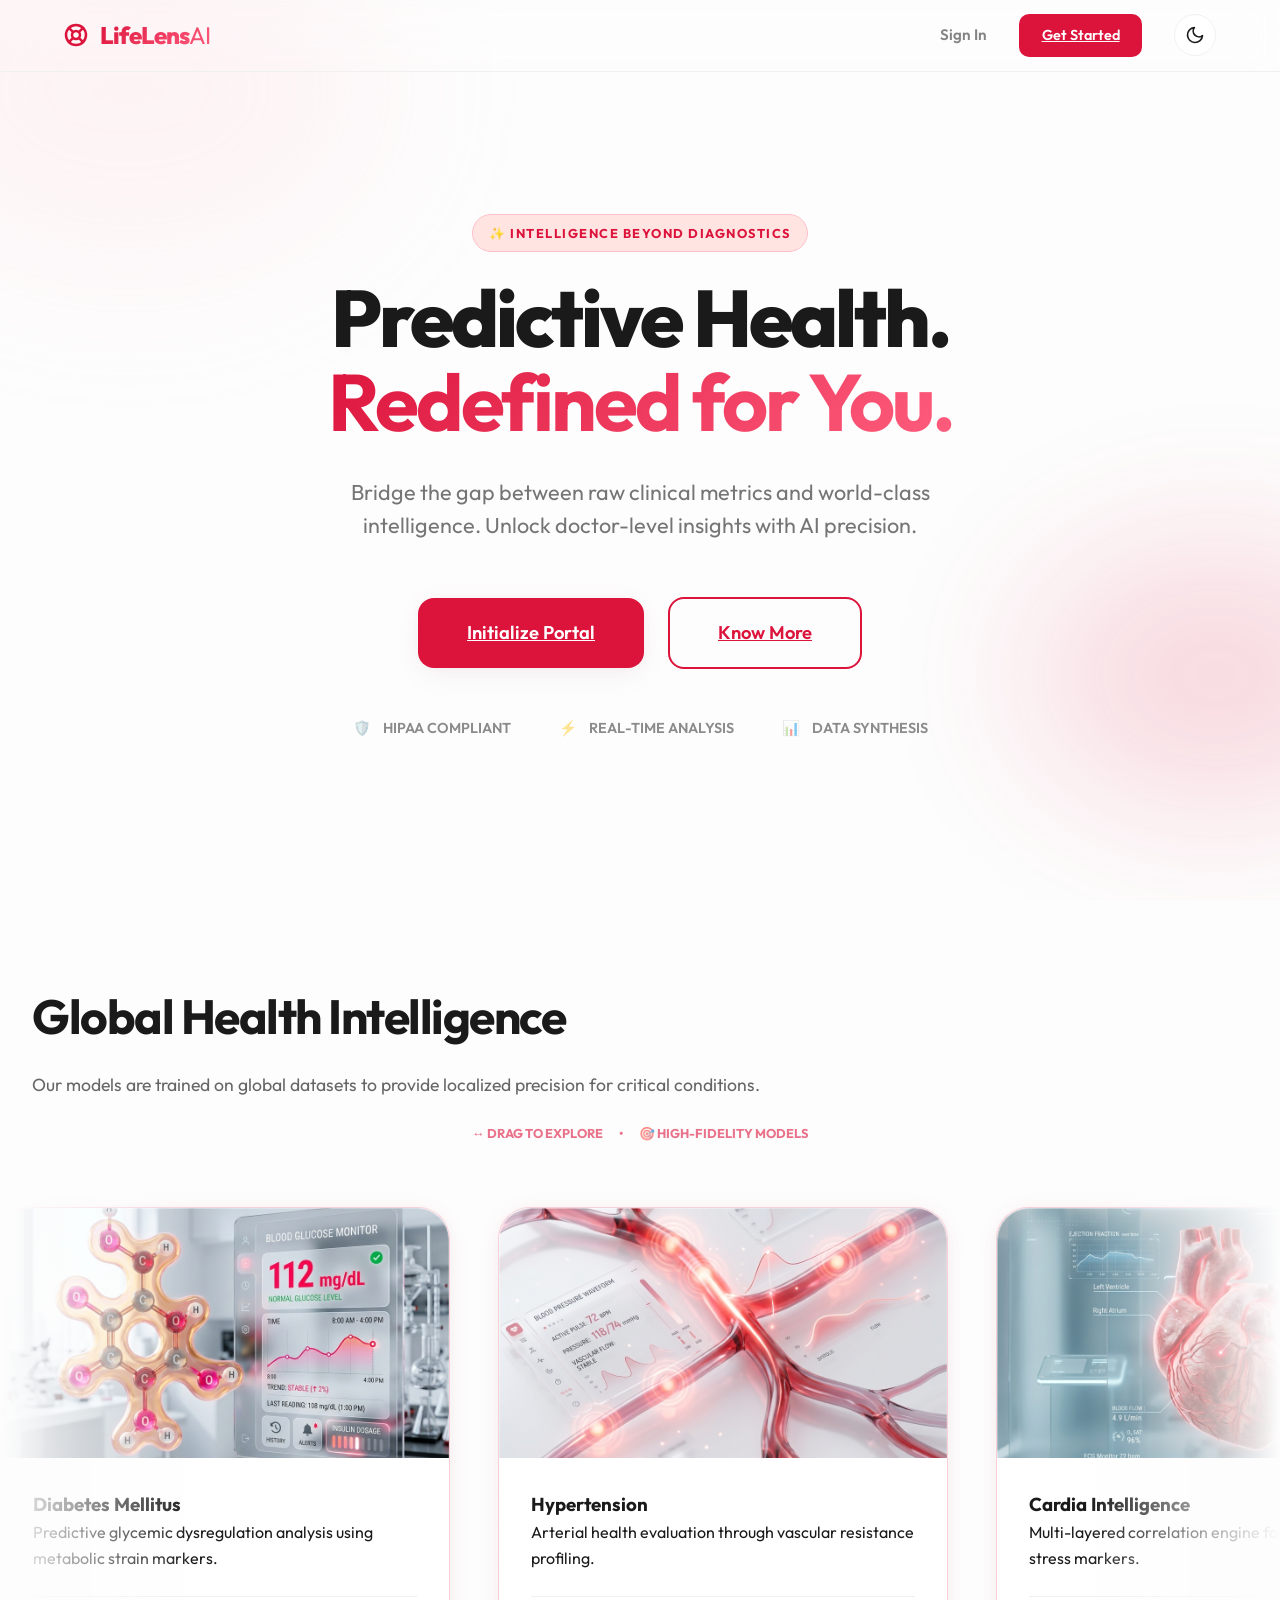
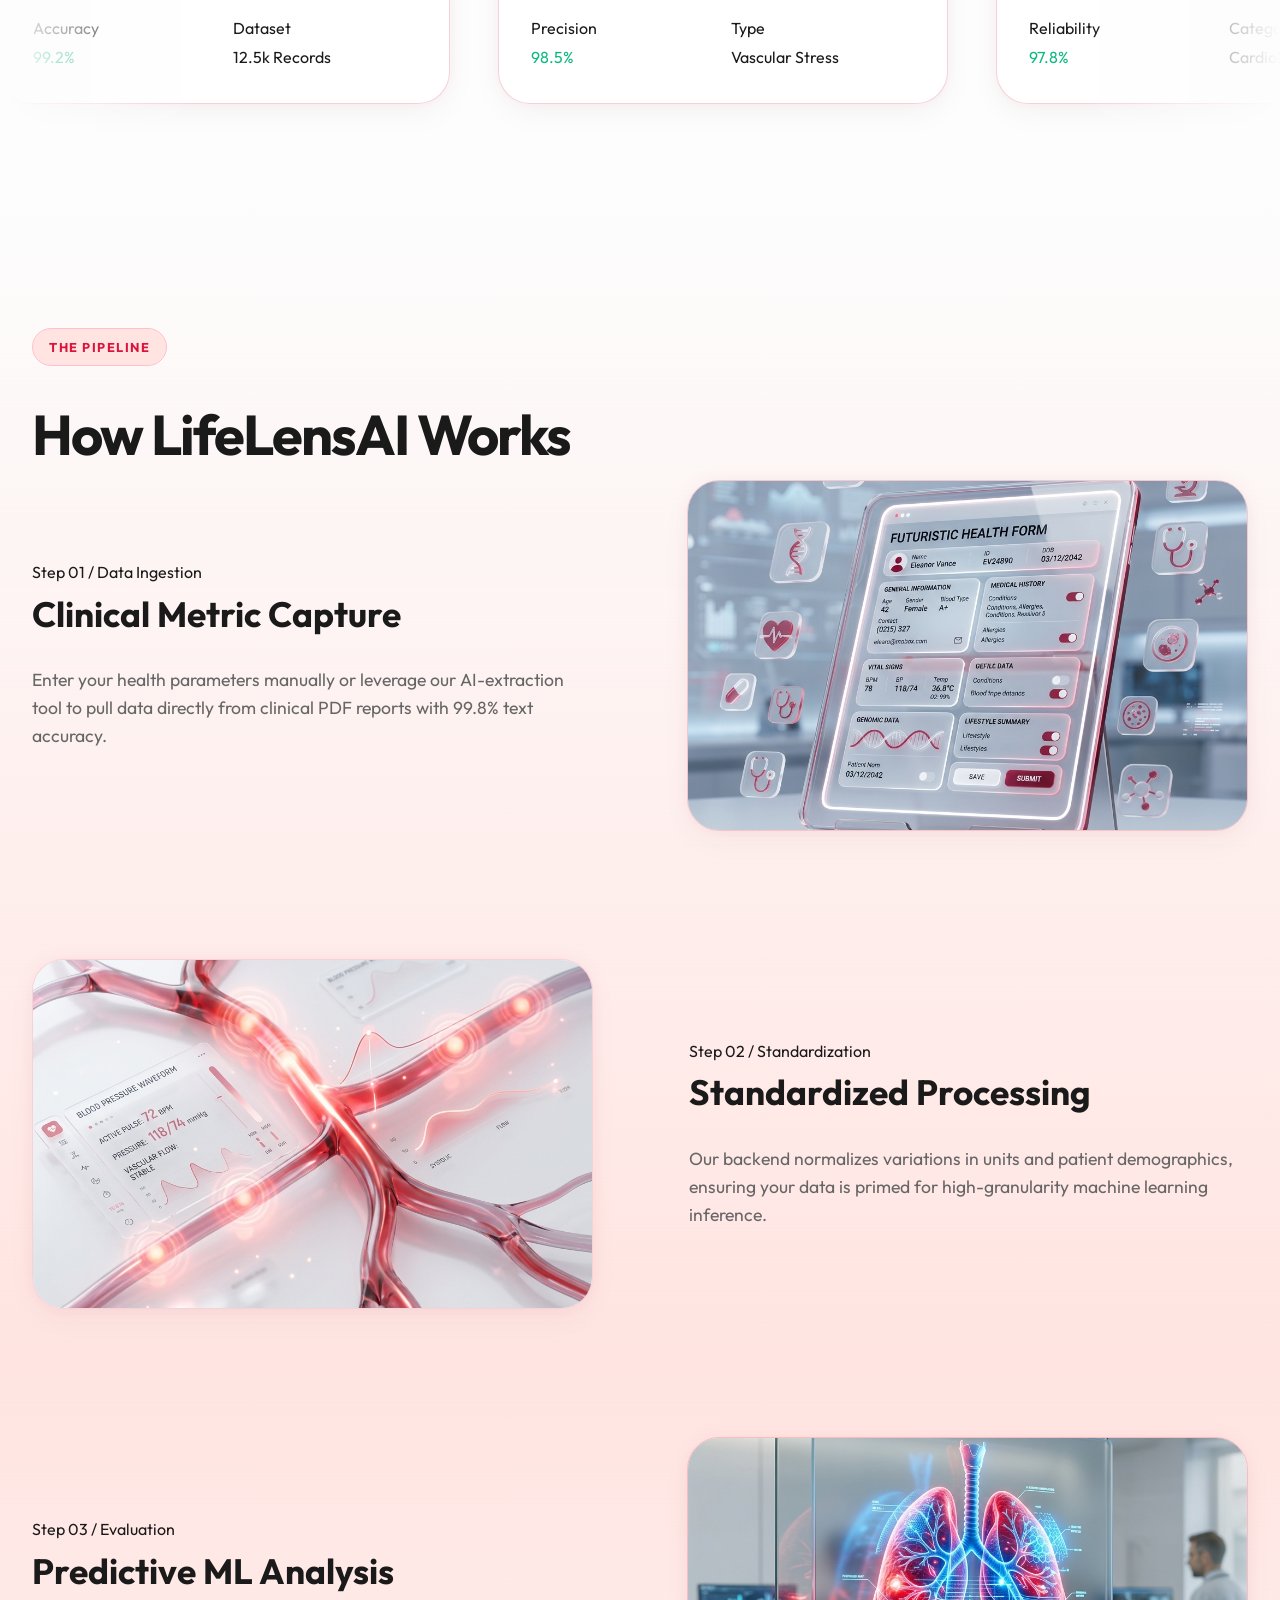
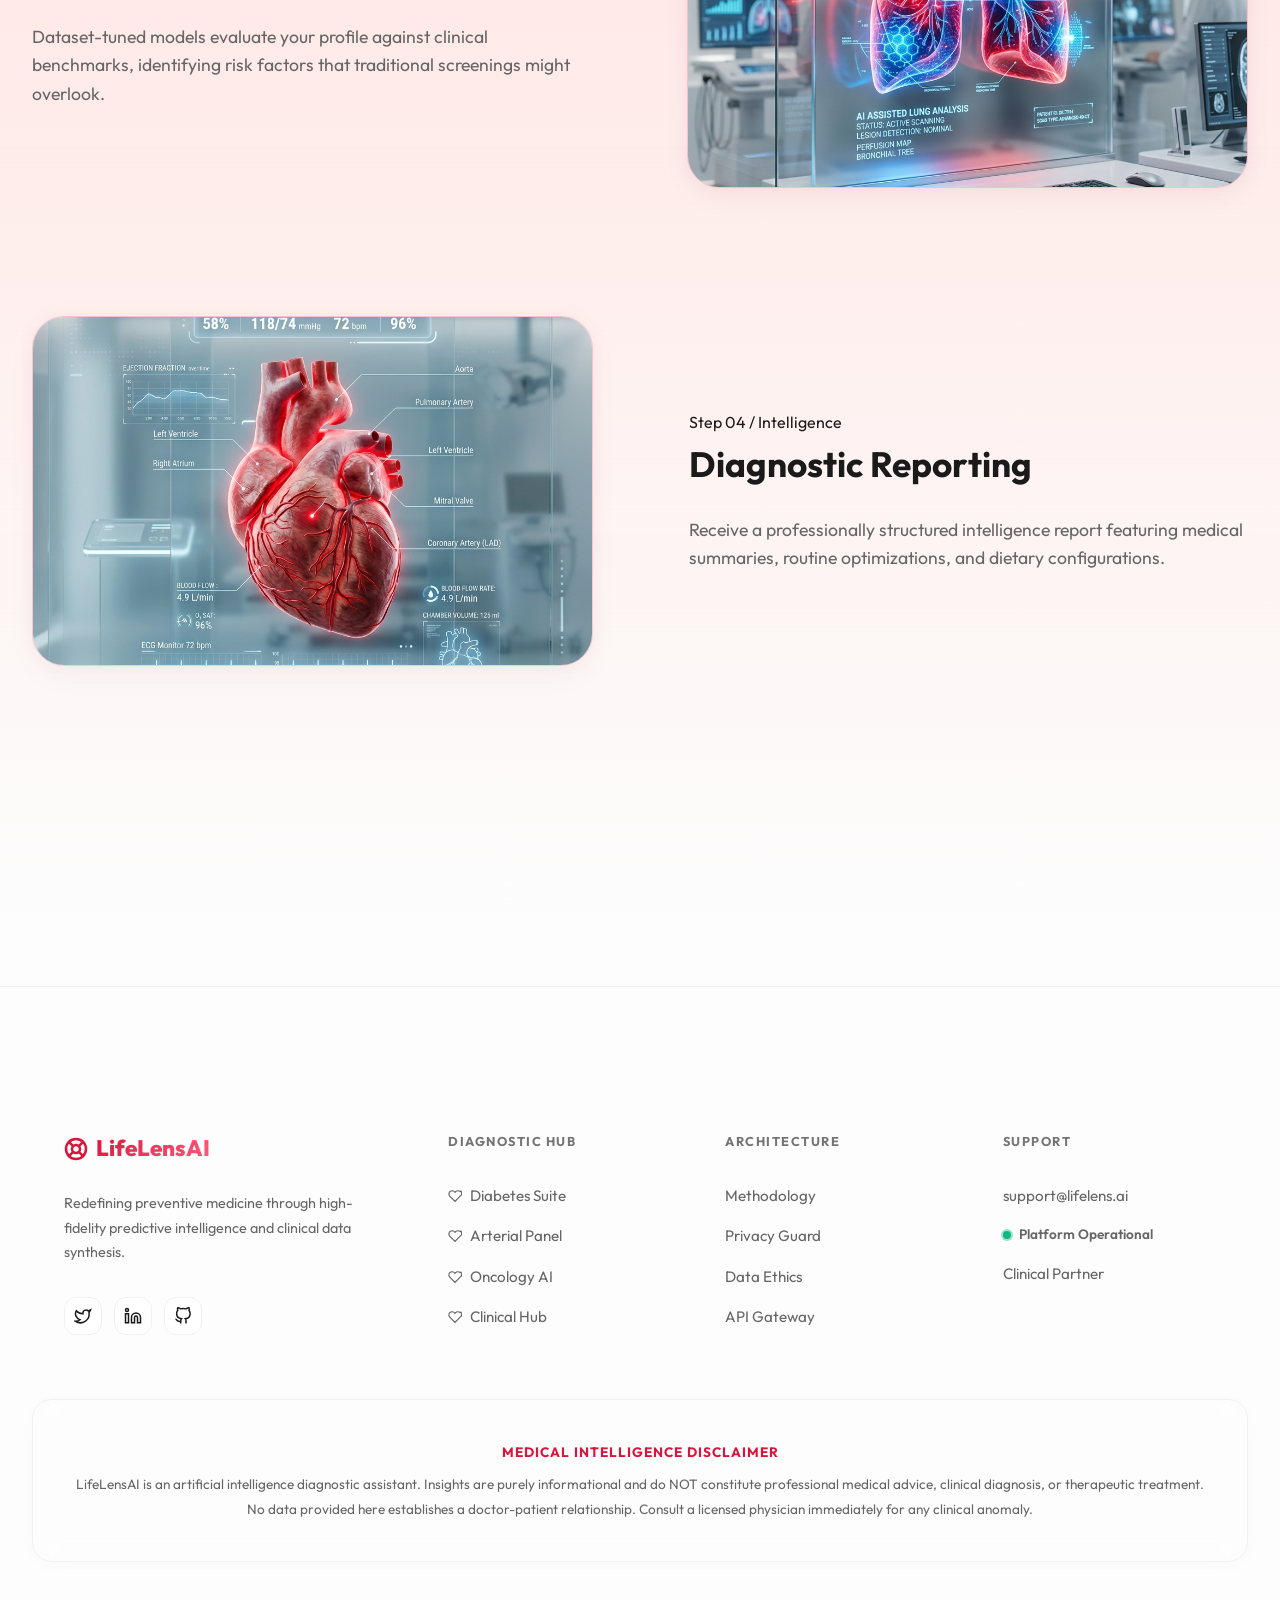
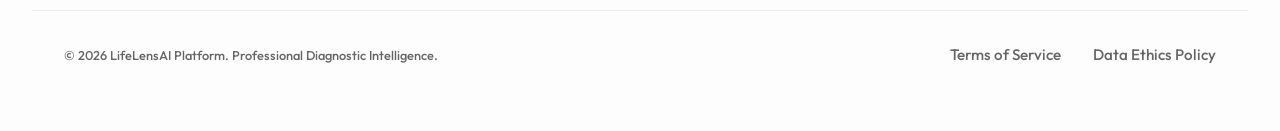
<file: frontend/index.html>
<!DOCTYPE html>
<html lang="en">
<head>
  <meta charset="UTF-8">
  <meta name="viewport" content="width=device-width, initial-scale=1.0">
  <title>LifeLensAI - Premium Healthcare Intelligence</title>
  <link rel="stylesheet" href="css/index.css">
  <style>
    .hero-section { min-height: 90vh; display: flex; flex-direction: column; align-items: center; justify-content: center; text-align: center; margin-bottom: 2rem; position: relative; }
    .hero-title { font-size: 5rem; line-height: 1.05; margin-bottom: 2rem; letter-spacing: -3px; font-weight: 800; }
    .hero-subtitle { max-width: 700px; margin-bottom: 3.5rem; font-size: 1.35rem; opacity: 0.9; line-height: 1.5; }
    
    html { scroll-behavior: smooth; }
    
    .section-label {
      padding: 8px 16px; 
      background: var(--secondary-pink); 
      border-radius: 100px; 
      color: var(--primary-crimson); 
      font-weight: 700; 
      font-size: 0.8rem; 
      text-transform: uppercase;
      letter-spacing: 1.5px;
      margin-bottom: 1.5rem; 
      border: 1px solid var(--primary-pink);
      display: inline-block;
    }
  </style>
</head>
<body>

  <header class="main-header"></header>

  <main>
    <!-- Hero Section -->
    <div class="container overflow-hidden">
      <div class="hero-section animate-slide-up">
        <div class="section-label">✨ Intelligence Beyond Diagnostics</div>
        <h1 class="hero-title">Predictive Health.<br><span class="text-gradient">Redefined for You.</span></h1>
        <p class="hero-subtitle subtitle">Bridge the gap between raw clinical metrics and world-class intelligence. Unlock doctor-level insights with AI precision.</p>
        
        <div class="flex gap-6 items-center">
          <a href="register.html" class="btn btn-primary cool-outline" style="padding: 1.2rem 3rem; font-size: 1.15rem; border-radius: 16px;">Initialize Portal</a>
          <a href="#disease-ticker" class="btn btn-outline" style="padding: 1.2rem 3rem; font-size: 1.15rem; border-radius: 16px;">Know More</a>
        </div>

        <div class="flex gap-12 mt-12" style="opacity: 0.5; font-weight: 600; font-size: 0.9rem;">
          <div class="flex items-center gap-3"><span>🛡️</span> HIPAA COMPLIANT</div>
          <div class="flex items-center gap-3"><span>⚡</span> REAL-TIME ANALYSIS</div>
          <div class="flex items-center gap-3"><span>📊</span> DATA SYNTHESIS</div>
        </div>
      </div>
    </div>

    <!-- Infinite Disease Ticker -->
    <section id="disease-ticker" class="animate-slide-up" style="padding-top: 4rem;">
      <div class="container text-center mb-8">
        <h2 style="font-size: 3rem; letter-spacing: -1.5px; margin-bottom: 1rem;">Global Health Intelligence</h2>
        <p class="subtitle mb-6">Our models are trained on global datasets to provide localized precision for critical conditions.</p>
        <div class="flex justify-center gap-4" style="font-size: 0.8rem; font-weight: 700; color: var(--primary-crimson); opacity: 0.6; text-transform: uppercase;">
             <span>↔️ DRAG TO EXPLORE</span>
             <span>•</span>
             <span>🎯 HIGH-FIDELITY MODELS</span>
        </div>
      </div>
      
      <div class="ticker-container" id="draggable-ticker" style="cursor: grab;">
        <div class="ticker-wrapper" id="ticker-wrapper">
          <!-- Diabetes -->
          <div class="glass-card ticker-item cool-outline">
            <div class="ticker-image-container">
              <img src="assets/branding/diabetes.png" alt="Diabetes Analysis">
            </div>
            <div class="ticker-content">
              <h3>Diabetes Mellitus</h3>
              <p>Predictive glycemic dysregulation analysis using metabolic strain markers.</p>
              <div style="display: grid; grid-template-columns: 1fr 1fr; gap: 1rem; margin-top: 1.5rem; border-top: 1px solid var(--border-subtle); padding-top: 1.2rem;">
                  <div class="stat-box"><span class="detail-label">Accuracy</span><span class="detail-content" style="color: var(--safe);">99.2%</span></div>
                  <div class="stat-box"><span class="detail-label">Dataset</span><span class="detail-content">12.5k Records</span></div>
              </div>
            </div>
          </div>
          <!-- Hypertension -->
          <div class="glass-card ticker-item cool-outline">
            <div class="ticker-image-container">
              <img src="assets/branding/hypertension.png" alt="Vascular Health">
            </div>
            <div class="ticker-content">
              <h3>Hypertension</h3>
              <p>Arterial health evaluation through vascular resistance profiling.</p>
              <div style="display: grid; grid-template-columns: 1fr 1fr; gap: 1rem; margin-top: 1.5rem; border-top: 1px solid var(--border-subtle); padding-top: 1.2rem;">
                  <div class="stat-box"><span class="detail-label">Precision</span><span class="detail-content" style="color: var(--safe);">98.5%</span></div>
                  <div class="stat-box"><span class="detail-label">Type</span><span class="detail-content">Vascular Stress</span></div>
              </div>
            </div>
          </div>
          <!-- Heart Disease -->
          <div class="glass-card ticker-item cool-outline">
            <div class="ticker-image-container">
              <img src="assets/branding/heart.png" alt="Cardiac Intelligence">
            </div>
            <div class="ticker-content">
              <h3>Cardia Intelligence</h3>
              <p>Multi-layered correlation engine for cardiovascular stress markers.</p>
              <div style="display: grid; grid-template-columns: 1fr 1fr; gap: 1rem; margin-top: 1.5rem; border-top: 1px solid var(--border-subtle); padding-top: 1.2rem;">
                  <div class="stat-box"><span class="detail-label">Reliability</span><span class="detail-content" style="color: var(--safe);">97.8%</span></div>
                  <div class="stat-box"><span class="detail-label">Category</span><span class="detail-content">Cardiology</span></div>
              </div>
            </div>
          </div>
          <!-- Lung Cancer -->
          <div class="glass-card ticker-item cool-outline">
            <div class="ticker-image-container">
              <img src="assets/branding/lung.png" alt="Lung Carcinoma">
            </div>
            <div class="ticker-content">
              <h3>Lung Carcinoma</h3>
              <p>AI risk assessment via lifestyle exposure and pulmonary symptoms.</p>
              <div style="display: grid; grid-template-columns: 1fr 1fr; gap: 1rem; margin-top: 1.5rem; border-top: 1px solid var(--border-subtle); padding-top: 1.2rem;">
                  <div class="stat-box"><span class="detail-label">Model</span><span class="detail-content" style="color: var(--safe);">GradBoost</span></div>
                  <div class="stat-box"><span class="detail-label">Dataset</span><span class="detail-content">1.2k Clinical</span></div>
              </div>
            </div>
          </div>
          <!-- Breast Cancer -->
          <div class="glass-card ticker-item cool-outline">
            <div class="ticker-image-container">
              <img src="assets/branding/breast.png" alt="Breast Health">
            </div>
            <div class="ticker-content">
              <h3>Breast Health</h3>
              <p>Pathological cellular variance detection and diagnostic scoring.</p>
              <div style="display: grid; grid-template-columns: 1fr 1fr; gap: 1rem; margin-top: 1.5rem; border-top: 1px solid var(--border-subtle); padding-top: 1.2rem;">
                  <div class="stat-box"><span class="detail-label">Recall</span><span class="detail-content" style="color: var(--safe);">96.4%</span></div>
                  <div class="stat-box"><span class="detail-label">Module</span><span class="detail-content">Histology</span></div>
              </div>
            </div>
          </div>
          <!-- Duplicates for loop -->
          <div class="glass-card ticker-item cool-outline">
            <div class="ticker-image-container">
              <img src="assets/branding/diabetes.png" alt="Diabetes Analysis">
            </div>
            <div class="ticker-content">
              <h3>Diabetes Mellitus</h3>
              <p>Predictive glycemic dysregulation analysis using metabolic strain markers.</p>
            </div>
          </div>
          <div class="glass-card ticker-item cool-outline">
            <div class="ticker-image-container">
              <img src="assets/branding/hypertension.png" alt="Vascular Health">
            </div>
            <div class="ticker-content">
              <h3>Hypertension</h3>
              <p>Arterial health evaluation through vascular resistance profiling.</p>
            </div>
          </div>
        </div>
      </div>
    </section>

    <!-- Zig-Zag How It Works -->
    <div class="zigzag-wrapper">
      <div class="container text-center mb-12">
        <div class="section-label">The Pipeline</div>
        <h2 style="font-size: 3.5rem; letter-spacing: -2px;">How LifeLensAI Works</h2>
      </div>

      <!-- Step 1 -->
      <div class="zigzag-row animate-slide-up">
        <div class="zigzag-visual cool-outline">
          <img src="assets/branding/workflow_step_1.png" alt="Input Data">
        </div>
        <div class="zigzag-text">
          <span class="step-number" style="text-align: left;">Step 01 / Data Ingestion</span>
          <h3>Clinical Metric Capture</h3>
          <p class="subtitle">Enter your health parameters manually or leverage our AI-extraction tool to pull data directly from clinical PDF reports with 99.8% text accuracy.</p>
        </div>
      </div>

      <!-- Step 2 -->
      <div class="zigzag-row animate-slide-up">
        <div class="zigzag-visual cool-outline" style="background: var(--surface);">
          <img src="assets/branding/hypertension.png" alt="AI Processing">
        </div>
        <div class="zigzag-text">
          <span class="step-number" style="text-align: left;">Step 02 / Standardization</span>
          <h3>Standardized Processing</h3>
          <p class="subtitle">Our backend normalizes variations in units and patient demographics, ensuring your data is primed for high-granularity machine learning inference.</p>
        </div>
      </div>

      <!-- Step 3 -->
      <div class="zigzag-row animate-slide-up">
        <div class="zigzag-visual cool-outline">
          <img src="assets/branding/lung.png" alt="ML Analysis">
        </div>
        <div class="zigzag-text">
          <span class="step-number" style="text-align: left;">Step 03 / Evaluation</span>
          <h3>Predictive ML Analysis</h3>
          <p class="subtitle">Dataset-tuned models evaluate your profile against clinical benchmarks, identifying risk factors that traditional screenings might overlook.</p>
        </div>
      </div>

      <!-- Step 4 -->
      <div class="zigzag-row animate-slide-up">
        <div class="zigzag-visual cool-outline">
          <img src="assets/branding/heart.png" alt="Recommendations">
        </div>
        <div class="zigzag-text">
          <span class="step-number" style="text-align: left;">Step 04 / Intelligence</span>
          <h3>Diagnostic Reporting</h3>
          <p class="subtitle">Receive a professionally structured intelligence report featuring medical summaries, routine optimizations, and dietary configurations.</p>
        </div>
      </div>
    </div>
  </main>

  <script src="js/components.js"></script>
  <script src="js/auth.js"></script>
  <script>
    const slider = document.getElementById('draggable-ticker');
    let isDown = false;
    let startX;
    let scrollLeft;

    slider.addEventListener('mousedown', (e) => {
      isDown = true;
      slider.style.cursor = 'grabbing';
      startX = e.pageX - slider.offsetLeft;
      scrollLeft = slider.scrollLeft;
    });
    slider.addEventListener('mouseleave', () => {
      isDown = false;
      slider.style.cursor = 'grab';
    });
    slider.addEventListener('mouseup', () => {
      isDown = false;
      slider.style.cursor = 'grab';
    });
    slider.addEventListener('mousemove', (e) => {
      if(!isDown) return;
      e.preventDefault();
      const x = e.pageX - slider.offsetLeft;
      const walk = (x - startX) * 2; // scroll-fast
      slider.scrollLeft = scrollLeft - walk;
    });
  </script>
</body>
</html>
</file>
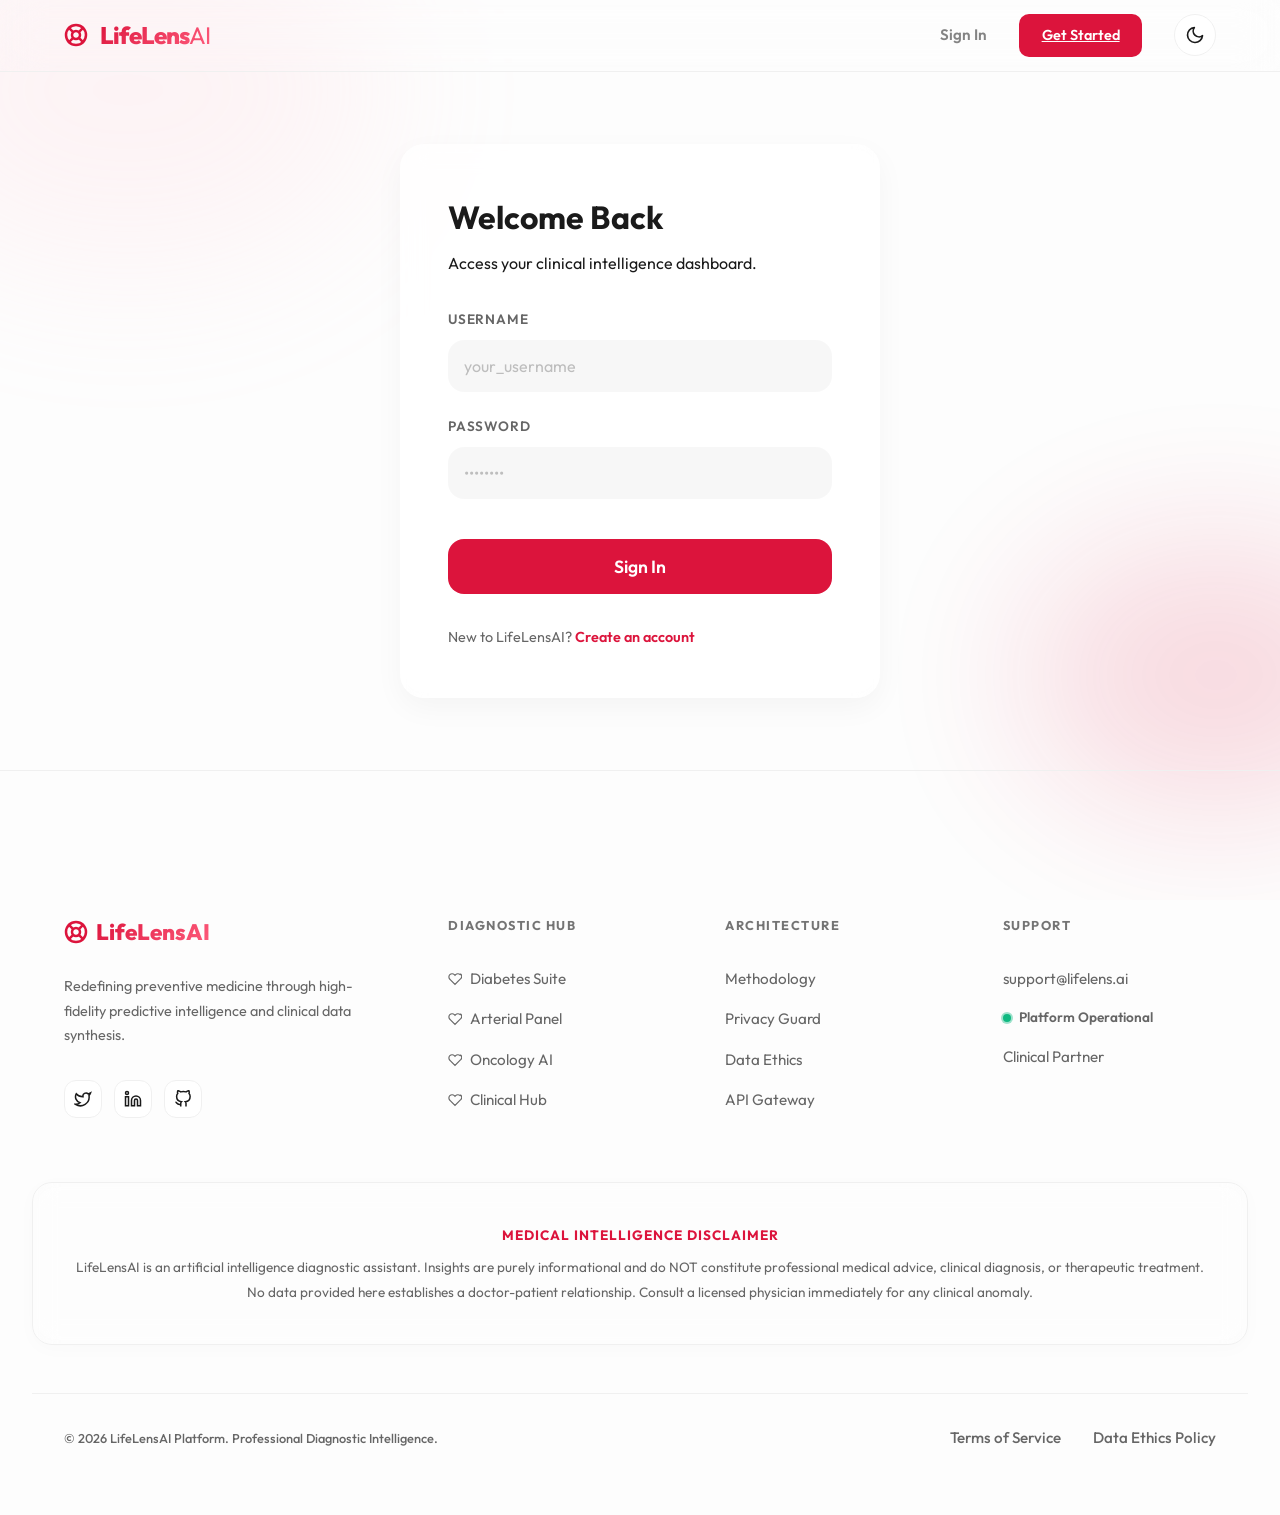
<file: frontend/brain_tumor_imaging.html>
<!DOCTYPE html>
<html lang="en">
<head>
  <meta charset="UTF-8">
  <meta name="viewport" content="width=device-width, initial-scale=1.0">
  <title>Brain Neuro-Suite - LifeLensAI</title>
  <link rel="stylesheet" href="css/index.css">
  <style>
    .upload-container { max-width: 800px; margin: 4rem auto; }
    .drop-zone { border: 2px dashed var(--primary-pink); background: rgba(220, 20, 60, 0.02); padding: 5rem; border-radius: 30px; text-align: center; transition: all 0.3s ease; cursor: pointer; position: relative; overflow: hidden; }
    .drop-zone:hover { background: rgba(220, 20, 60, 0.05); border-color: var(--primary-crimson); }
    .drop-zone.drag-over { background: rgba(220, 20, 60, 0.1); border-style: solid; }
    #image-preview { max-width: 100%; border-radius: 20px; display: none; margin: 2rem auto; box-shadow: 0 20px 40px rgba(0,0,0,0.1); }
    
    .result-section { display: none; margin-top: 4rem; }
    .confidence-bar-container { height: 12px; background: rgba(0,0,0,0.05); border-radius: 6px; overflow: hidden; margin: 1.5rem 0; }
    .confidence-bar { height: 100%; background: var(--primary-crimson); width: 0%; transition: width 1s ease-out; }
    
    .status-badge { display: inline-block; padding: 0.5rem 1rem; border-radius: 100px; font-weight: 700; font-size: 0.8rem; text-transform: uppercase; margin-bottom: 1rem; }
    .status-high { background: rgba(220, 20, 60, 0.1); color: var(--primary-crimson); }
    .status-medium { background: rgba(241, 196, 15, 0.1); color: #f1c40f; }
    .status-low { background: rgba(46, 204, 113, 0.1); color: #2ecc71; }
    
    .pulse-animation { animation: pulse 2s infinite; }
    @keyframes pulse { 
      0% { opacity: 1; transform: scale(1); }
      50% { opacity: 0.5; transform: scale(1.02); }
      100% { opacity: 1; transform: scale(1); }
    }
  </style>
</head>
<body>

  <header class="main-header"></header>

  <main class="container">
    <div class="text-center animate-slide-up" style="margin-top: 4rem;">
      <h1 style="font-size: 3.5rem; letter-spacing: -2px; margin-bottom: 1rem;">Brain Neuro-Suite</h1>
      <p class="text-muted" style="max-width: 600px; margin: 0 auto 3rem auto;">Advanced structural MRI evaluation for clinical mass detection and classification of neuro-oncology patterns.</p>
    </div>

    <div class="upload-container animate-slide-up" style="animation-delay: 0.1s;">
      <div class="glass-card drop-zone" id="drop-zone">
        <div id="upload-prompt">
          <span style="font-size: 4rem; display: block; margin-bottom: 1.5rem;">🧠</span>
          <h3>Upload MRI Scan</h3>
          <p class="text-muted mt-2">Selection: Glioma, Meningioma, Pituitary, or No Tumor detection</p>
        </div>
        <img id="image-preview" alt="Scan Preview">
        <input type="file" id="file-input" accept="image/*" class="hidden">
      </div>
      
      <div class="text-center mt-8">
        <button id="analyze-btn" class="btn btn-primary" style="padding: 1.2rem 3rem; display: none;">Start Neuro-Analysis</button>
      </div>
    </div>

    <!-- Results Area -->
    <section class="result-section animate-slide-up" id="results">
      <div style="display: grid; grid-template-columns: 1fr; gap: 3rem; max-width: 1000px; margin: 0 auto;">
        
        <!-- Summary Card -->
        <div class="glass-card card-border-none" style="padding: 3rem;">
          <div id="risk-badge" class="status-badge"></div>
          <h4 class="detail-label">Classification Result</h4>
          <h2 id="prediction-text" style="font-size: 2.5rem; margin-bottom: 1rem; text-transform: capitalize;">Glioma</h2>
          <p id="explanation-text" class="text-muted mb-6"></p>
          
          <div class="detail-label">Categorical Confidence</div>
          <div class="confidence-bar-container">
            <div class="confidence-bar" id="confidence-bar"></div>
          </div>
          <div class="flex justify-between" style="font-weight: 600;">
            <span id="confidence-score">0%</span>
            <span>Clinical Neuro-Precision</span>
          </div>

          <!-- New: Neuro Analysis Matrix -->
          <div style="margin-top: 3rem; display: grid; grid-template-columns: 1fr 1fr; gap: 2rem; border-top: 1px solid var(--border-subtle); padding-top: 2rem;">
            <div class="stat-box">
              <span class="detail-label">Neuro Density (v/mm³)</span>
              <h4 id="neuro-density-val" style="font-size: 1.4rem;">0%</h4>
              <span style="font-size: 0.75rem; color: var(--safe);">Stable Index</span>
            </div>
            <div class="stat-box">
              <span class="detail-label">Asymmetry Index (α)</span>
              <h4 id="asymmetry-val" style="font-size: 1.4rem;">0.0</h4>
              <span style="font-size: 0.75rem; color: var(--text-muted);">Hemispheric Match</span>
            </div>
            <div class="stat-box">
              <span class="detail-label">Tissue Contrast (SNR)</span>
              <h4 id="contrast-val" style="font-size: 1.4rem;">0.0</h4>
              <span style="font-size: 0.75rem; color: var(--safe);">High Clarity</span>
            </div>
            <div class="stat-box">
              <span class="detail-label">Localization Index (L)</span>
              <h4 id="localization-val" style="font-size: 1.4rem;">0.0</h4>
              <span style="font-size: 0.75rem; color: var(--text-muted);">Region Focus</span>
            </div>
          </div>
        </div>

        <!-- Guidance Card -->
        <div class="glass-card card-border-none" style="border-top: 4px solid var(--primary-crimson); padding: 3rem;">
          <h3 class="mb-4">Neuro-Clinical Guidance</h3>
          <ul style="list-style: none; padding: 0;">
            <li class="mb-4 flex gap-4">
              <span style="color: var(--primary-crimson); font-weight: 900;">•</span>
              <span>Schedule a contrast-enhanced MRI follow-up to provide deeper structural clarity.</span>
            </li>
            <li class="mb-4 flex gap-4">
              <span style="color: var(--primary-crimson); font-weight: 900;">•</span>
              <span>A consultation with a Neuro-Oncologist is recommended to interpret these patterns.</span>
            </li>
            <li class="mb-4 flex gap-4">
              <span style="color: var(--primary-crimson); font-weight: 900;">•</span>
              <span>Monitor for associated symptoms such as localized neurological deficits or persistent headaches.</span>
            </li>
          </ul>
          
          <div class="glass-card mt-8" style="background: rgba(0,0,0,0.03); padding: 1.5rem; border: none;">
            <p style="font-size: 0.85rem; font-weight: 600; color: var(--text-muted);">
              ⚠️ AI DISCLAIMER: This evaluation is performed by a machine learning model for informational purposes and is not a clinical diagnosis.
            </p>
          </div>
        </div>
      </div>
    </section>
  </main>

  <footer class="main-footer"></footer>

  <script src="js/components.js"></script>
  <script src="js/auth.js"></script>
  <script>
    const dropZone = document.getElementById('drop-zone');
    const fileInput = document.getElementById('file-input');
    const imagePreview = document.getElementById('image-preview');
    const uploadPrompt = document.getElementById('upload-prompt');
    const analyzeBtn = document.getElementById('analyze-btn');
    const resultsArea = document.getElementById('results');

    dropZone.onclick = () => fileInput.click();

    fileInput.onchange = (e) => handleFile(e.target.files[0]);

    dropZone.ondragover = (e) => { e.preventDefault(); dropZone.classList.add('drag-over'); };
    dropZone.ondragleave = () => dropZone.classList.remove('drag-over');
    dropZone.ondrop = (e) => {
      e.preventDefault();
      dropZone.classList.remove('drag-over');
      handleFile(e.dataTransfer.files[0]);
    };

    function handleFile(file) {
      if (file && file.type.startsWith('image/')) {
        const reader = new FileReader();
        reader.onload = (e) => {
          imagePreview.src = e.target.result;
          imagePreview.style.display = 'block';
          uploadPrompt.style.display = 'none';
          analyzeBtn.style.display = 'inline-block';
        };
        reader.readAsDataURL(file);
      }
    }

    analyzeBtn.onclick = async () => {
      analyzeBtn.disabled = true;
      analyzeBtn.textContent = 'Synchronizing Neuro-Intelligence...';
      analyzeBtn.classList.add('pulse-animation');

      const formData = new FormData();
      formData.append('file', fileInput.files[0]);

      try {
        const token = localStorage.getItem('token');
        const response = await fetch('/api/predict/brain-tumor', {
          method: 'POST',
          headers: { 'Authorization': `Bearer ${token}` },
          body: formData
        });

        if (!response.ok) {
          if (response.status === 401) {
            alert('Session expired. Please login again.');
            window.location.href = 'login.html';
            return;
          }
          throw new Error('Neuro-Analysis failed');
        }

        const data = await response.json();
        
        // Display Results
        resultsArea.style.display = 'block';
        document.getElementById('prediction-text').textContent = data.prediction;
        document.getElementById('explanation-text').textContent = data.explanation;
        document.getElementById('confidence-score').textContent = `${(data.confidence * 100).toFixed(0)}%`;
        document.getElementById('confidence-bar').style.width = `${data.confidence * 100}%`;
        
        // Populate Neuro Matrix
        document.getElementById('neuro-density-val').textContent = `${data.analysis.neuro_density}%`;
        document.getElementById('asymmetry-val').textContent = data.analysis.structural_asymmetry.toFixed(2);
        document.getElementById('contrast-val').textContent = data.analysis.tissue_contrast.toFixed(1);
        document.getElementById('localization-val').textContent = data.analysis.localization_index.toFixed(1);
        
        const badge = document.getElementById('risk-badge');
        badge.textContent = `${data.risk_level} Severity Indicator`;
        badge.className = `status-badge status-${data.risk_level.toLowerCase()}`;

        resultsArea.scrollIntoView({ behavior: 'smooth', block: 'center' });

      } catch (error) {
        alert('Neuro-Engine unavailable. Ensure brain_tumor_model.h5 is deployed.');
      } finally {
        analyzeBtn.disabled = false;
        analyzeBtn.textContent = 'Relaunch Neuro-Analysis';
        analyzeBtn.classList.remove('pulse-animation');
      }
    };
  </script>
</body>
</html>
</file>
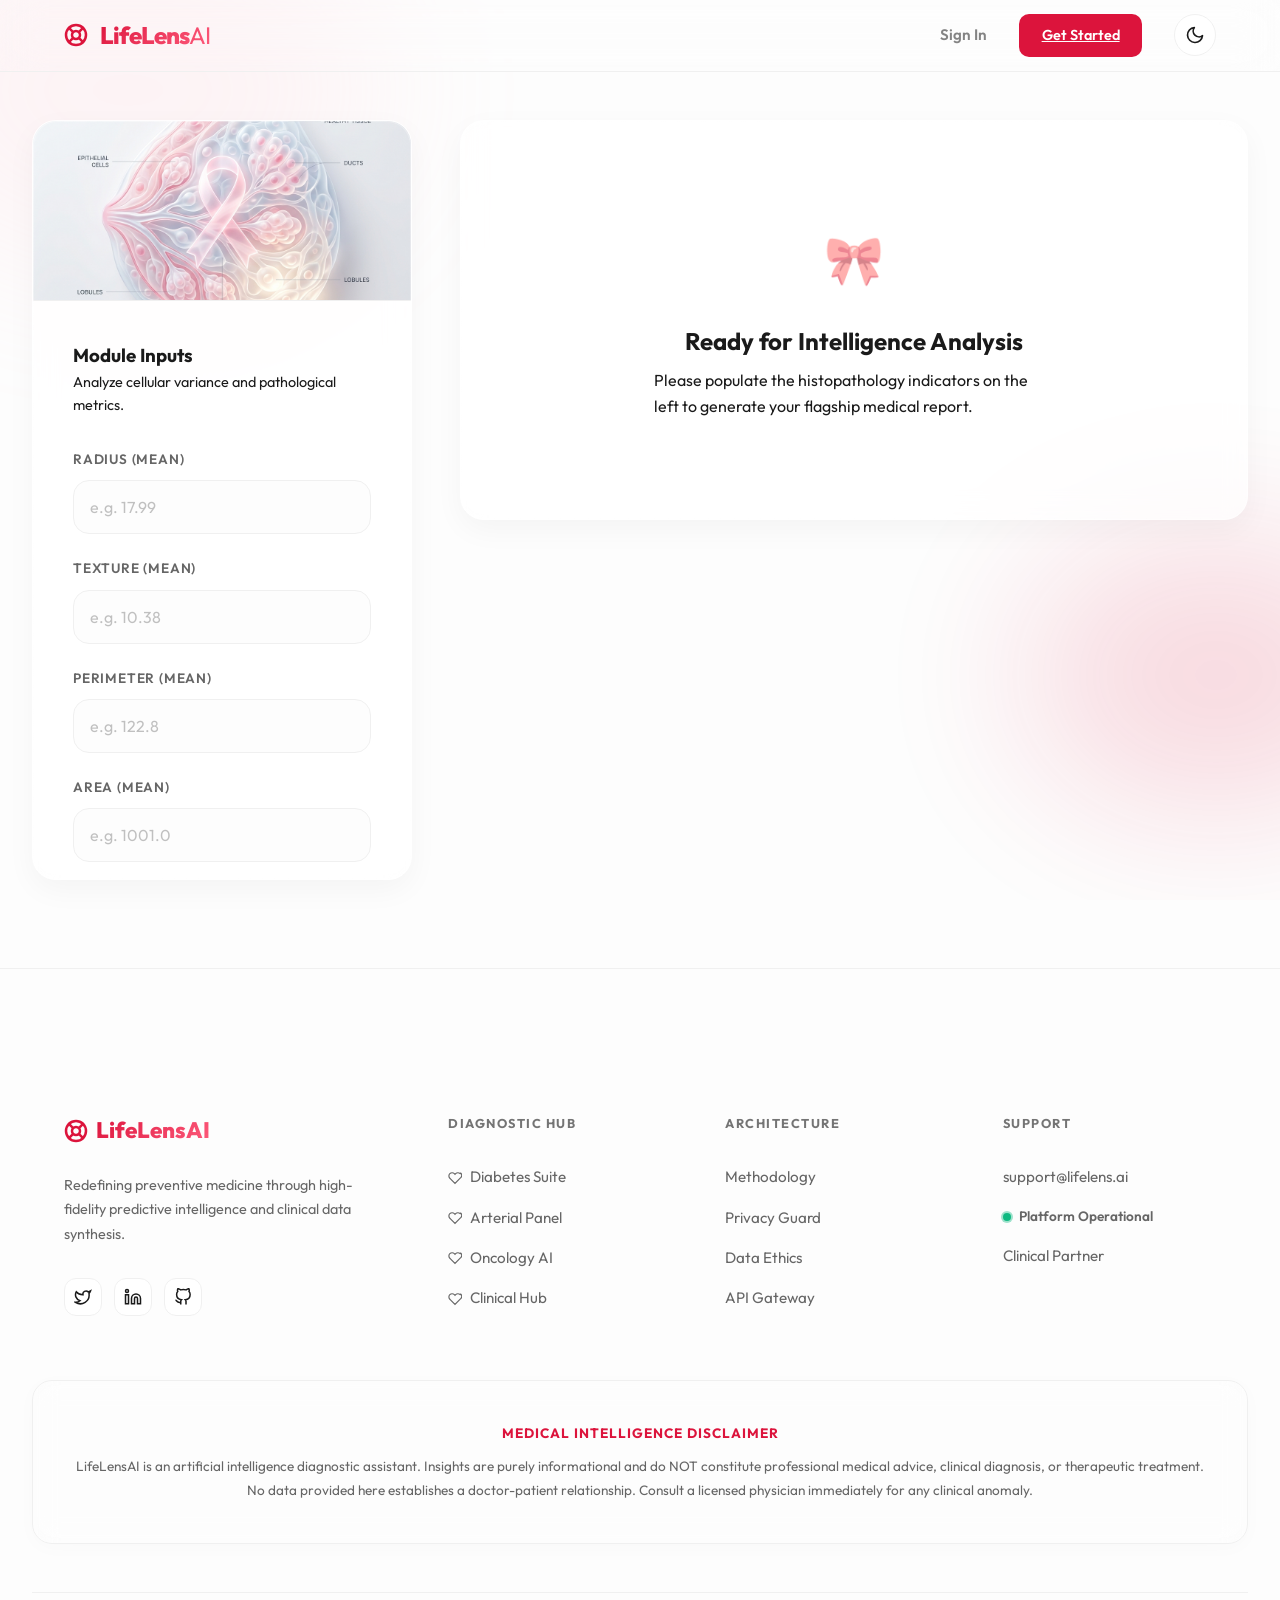
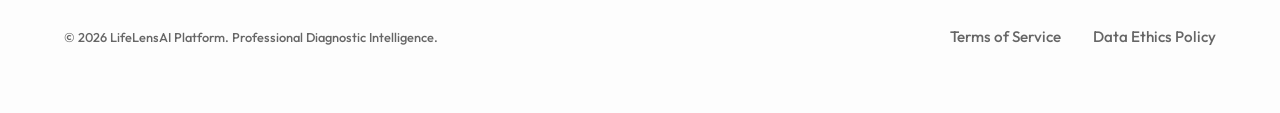
<file: frontend/breast_cancer.html>
<!DOCTYPE html>
<html lang="en">
<head>
  <meta charset="UTF-8">
  <meta name="viewport" content="width=device-width, initial-scale=1.0">
  <title>Breast Cancer Intelligence - LifeLensAI</title>
  <link rel="stylesheet" href="css/index.css">
  <style>
    .split-layout { display: grid; grid-template-columns: 380px 1fr; gap: 3rem; margin-top: 3rem; align-items: start; }
    .input-sidebar { padding: 2.5rem; position: sticky; top: 120px; max-height: calc(100vh - 140px); overflow-y: auto; }
    .results-area { min-height: 800px; }
    .metric-bubble { padding: 1.5rem; border-bottom: 1px solid var(--border-subtle); display: flex; justify-content: space-between; align-items: center; }
    .rec-grid { display: grid; grid-template-columns: repeat(auto-fill, minmax(300px, 1fr)); gap: 1.5rem; }
    
    /* Scrollbar for sidebar */
    .input-sidebar::-webkit-scrollbar { width: 6px; }
    .input-sidebar::-webkit-scrollbar-thumb { background: var(--border-subtle); border-radius: 10px; }
    
    @media (max-width: 1024px) {
      .split-layout { grid-template-columns: 1fr; }
      .input-sidebar { position: static; max-height: none; }
    }
  </style>
</head>
<body>

  <header class="main-header"></header>

  <main class="container">
    <div class="split-layout">
      
      <!-- Left: Inputs -->
      <aside class="glass-card input-sidebar animate-slide-up" style="padding: 0;">
        <div class="card-visual" style="height: 180px; border-radius: 20px 20px 0 0;">
          <img src="assets/branding/breast.png" alt="Breast Cancer">
        </div>
        <div style="padding: 2.5rem;">
          <h3>Module Inputs</h3>
          <p class="text-muted mb-8" style="font-size: 0.9rem;">Analyze cellular variance and pathological metrics.</p>
        
        <form id="health-form">
          <div class="input-group">
            <label class="input-label">Radius (Mean)</label>
            <input type="number" step="0.001" id="radius_mean" required class="input-field" placeholder="e.g. 17.99">
          </div>
          <div class="input-group">
            <label class="input-label">Texture (Mean)</label>
            <input type="number" step="0.001" id="texture_mean" required class="input-field" placeholder="e.g. 10.38">
          </div>
          <div class="input-group">
            <label class="input-label">Perimeter (Mean)</label>
            <input type="number" step="0.001" id="perimeter_mean" required class="input-field" placeholder="e.g. 122.8">
          </div>
          <div class="input-group">
            <label class="input-label">Area (Mean)</label>
            <input type="number" step="0.001" id="area_mean" required class="input-field" placeholder="e.g. 1001.0">
          </div>
          <div class="input-group">
            <label class="input-label">Smoothness (Mean)</label>
            <input type="number" step="0.0001" id="smoothness_mean" required class="input-field" placeholder="e.g. 0.1184">
          </div>
          <div class="input-group">
            <label class="input-label">Compactness (Mean)</label>
            <input type="number" step="0.0001" id="compactness_mean" required class="input-field" placeholder="e.g. 0.2776">
          </div>
          <div class="input-group">
            <label class="input-label">Concavity (Mean)</label>
            <input type="number" step="0.0001" id="concavity_mean" required class="input-field" placeholder="e.g. 0.3001">
          </div>
          <div class="input-group">
            <label class="input-label">Symmetry (Mean)</label>
            <input type="number" step="0.0001" id="symmetry_mean" required class="input-field" placeholder="e.g. 0.2419">
          </div>
          <div class="input-group">
            <label class="input-label">Fractal Dimension (Mean)</label>
            <input type="number" step="0.0001" id="fractal_dimension_mean" required class="input-field" placeholder="e.g. 0.0787">
          </div>
          <button type="submit" class="btn btn-primary" style="width: 100%; justify-content: center; padding: 1rem;">
            Run Intelligence Engine
          </button>
        </form>
      </aside>

      <!-- Right: Results -->
      <div class="results-area">
        <div id="empty-state" class="glass-card flex flex-col items-center justify-center text-center animate-slide-up" style="height: 400px; padding: 3rem;">
          <div style="font-size: 3rem; margin-bottom: 1.5rem; opacity: 0.5;">🎀</div>
          <h2>Ready for Intelligence Analysis</h2>
          <p class="text-muted mt-2" style="max-width: 400px;">Please populate the histopathology indicators on the left to generate your flagship medical report.</p>
        </div>

        <div id="full-dashboard" class="hidden">
          <div id="risk-alerts"></div>
          
          <div id="predictions-grid" class="flex gap-6 mb-8"></div>

          <div class="glass-card mb-8">
            <div style="padding: 1.5rem; border-bottom: 1px solid var(--border-subtle);">
              <h3 style="font-size: 1.1rem;">Pathology Metrics Interpretation</h3>
            </div>
            <div id="metrics-analysis"></div>
          </div>

          <h3 class="mb-6 mt-12 flex items-center gap-3">
             <span style="padding: 10px; background: var(--secondary-pink); border-radius: 12px; color: var(--primary-crimson);">🛡️</span>
             AI Intelligence Report
          </h3>
          <div class="rec-grid" id="recommendations-grid"></div>
        </div>
      </div>

    </div>
  </main>

  <script src="js/api.js"></script>
  <script src="js/auth.js"></script>
  <script src="js/components.js"></script>
  <script src="js/report.js"></script>
  <script>
    document.getElementById('health-form').addEventListener('submit', async (e) => {
      e.preventDefault();
      
      const payload = {
        radius_mean: parseFloat(document.getElementById('radius_mean').value),
        texture_mean: parseFloat(document.getElementById('texture_mean').value),
        perimeter_mean: parseFloat(document.getElementById('perimeter_mean').value),
        area_mean: parseFloat(document.getElementById('area_mean').value),
        smoothness_mean: parseFloat(document.getElementById('smoothness_mean').value),
        compactness_mean: parseFloat(document.getElementById('compactness_mean').value),
        concavity_mean: parseFloat(document.getElementById('concavity_mean').value),
        symmetry_mean: parseFloat(document.getElementById('symmetry_mean').value),
        fractal_dimension_mean: parseFloat(document.getElementById('fractal_dimension_mean').value)
      };
      
      const res = await predictDisease('breast-cancer', payload);
      if(res && res.status === 'success') renderDoctorReport(res.report);
    });
  </script>
</body>
</html>
</file>
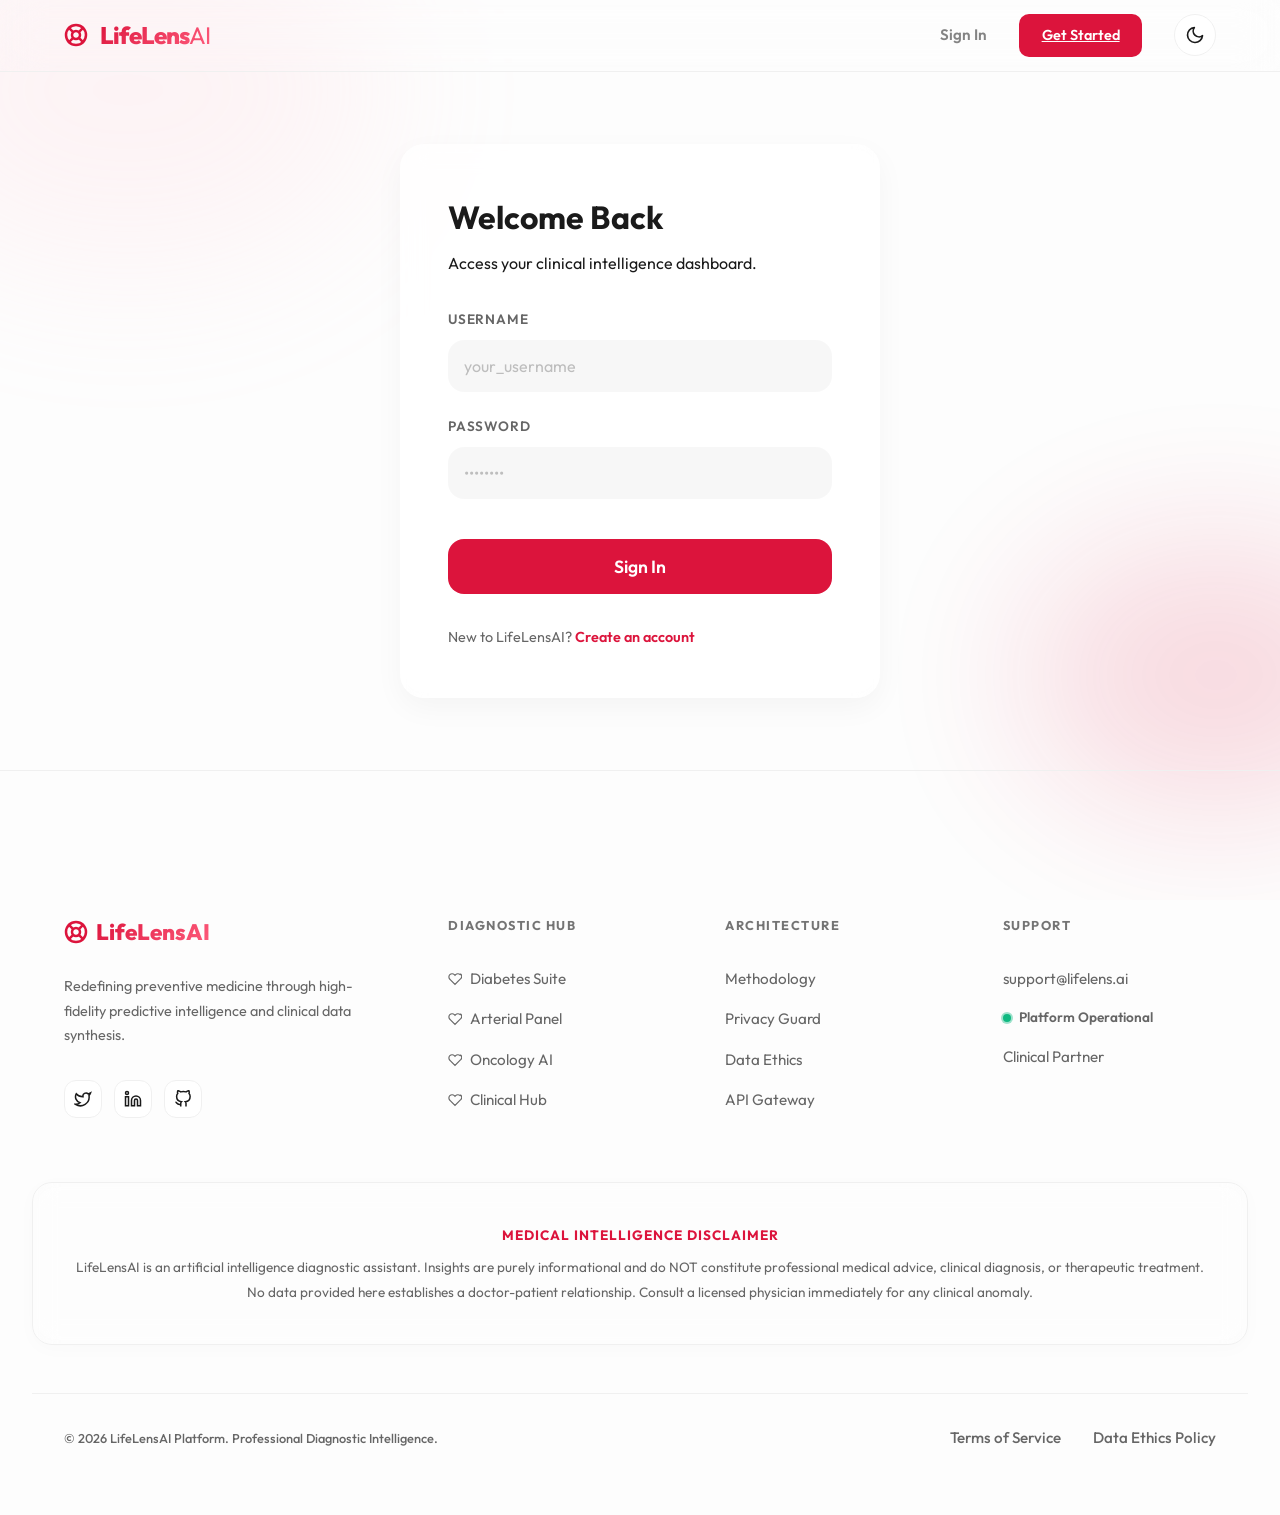
<file: frontend/breast_cancer_imaging.html>
<!DOCTYPE html>
<html lang="en">
<head>
  <meta charset="UTF-8">
  <meta name="viewport" content="width=device-width, initial-scale=1.0">
  <title>Breast Cancer Intelligence - LifeLensAI</title>
  <link rel="stylesheet" href="css/index.css">
  <style>
    .upload-container { max-width: 800px; margin: 4rem auto; }
    .drop-zone { border: 2px dashed var(--primary-pink); background: rgba(220, 20, 60, 0.02); padding: 5rem; border-radius: 30px; text-align: center; transition: all 0.3s ease; cursor: pointer; position: relative; overflow: hidden; }
    .drop-zone:hover { background: rgba(220, 20, 60, 0.05); border-color: var(--primary-crimson); }
    .drop-zone.drag-over { background: rgba(220, 20, 60, 0.1); border-style: solid; }
    #image-preview { max-width: 100%; border-radius: 20px; display: none; margin: 2rem auto; box-shadow: 0 20px 40px rgba(0,0,0,0.1); }
    
    .result-section { display: none; margin-top: 4rem; }
    .confidence-bar-container { height: 12px; background: rgba(0,0,0,0.05); border-radius: 6px; overflow: hidden; margin: 1.5rem 0; }
    .confidence-bar { height: 100%; background: var(--primary-crimson); width: 0%; transition: width 1s ease-out; }
    
    .status-badge { display: inline-block; padding: 0.5rem 1rem; border-radius: 100px; font-weight: 700; font-size: 0.8rem; text-transform: uppercase; margin-bottom: 1rem; }
    .status-high { background: rgba(220, 20, 60, 0.1); color: var(--primary-crimson); }
    .status-low { background: rgba(46, 204, 113, 0.1); color: #2ecc71; }
    
    .pulse-animation { animation: pulse 2s infinite; }
    @keyframes pulse { 
      0% { opacity: 1; transform: scale(1); }
      50% { opacity: 0.5; transform: scale(1.02); }
      100% { opacity: 1; transform: scale(1); }
    }
  </style>
</head>
<body>

  <header class="main-header"></header>

  <main class="container">
    <div class="text-center animate-slide-up" style="margin-top: 4rem;">
      <h1 style="font-size: 3.5rem; letter-spacing: -2px; margin-bottom: 1rem;">Breast Cancer Detection</h1>
      <p class="text-muted" style="max-width: 600px; margin: 0 auto 3rem auto;">AI-powered mammogram classification using high-fidelity deep learning models to detect malignant mass patterns.</p>
    </div>

    <div class="upload-container animate-slide-up" style="animation-delay: 0.1s;">
      <div class="glass-card drop-zone" id="drop-zone">
        <div id="upload-prompt">
          <span style="font-size: 4rem; display: block; margin-bottom: 1.5rem;">🎀</span>
          <h3>Upload Mammogram Scan</h3>
          <p class="text-muted mt-2">Drag and drop your JPEG/PNG scan here or click to browse</p>
        </div>
        <img id="image-preview" alt="Scan Preview">
        <input type="file" id="file-input" accept="image/*" class="hidden">
      </div>
      
      <div class="text-center mt-8">
        <button id="analyze-btn" class="btn btn-primary" style="padding: 1.2rem 3rem; display: none;">Initialize AI Analysis</button>
      </div>
    </div>

    <!-- Results Area -->
    <section class="result-section animate-slide-up" id="results">
      <div style="display: grid; grid-template-columns: 1fr; gap: 3rem; max-width: 1000px; margin: 0 auto;">
        
        <!-- Summary Card -->
        <div class="glass-card card-border-none" style="padding: 3rem;">
          <div id="risk-badge" class="status-badge"></div>
          <h2 id="prediction-text" style="font-size: 2.5rem; margin-bottom: 1rem;">Malignant</h2>
          <p id="explanation-text" class="text-muted mb-6"></p>
          
          <div class="detail-label">Model Confidence</div>
          <div class="confidence-bar-container">
            <div class="confidence-bar" id="confidence-bar"></div>
          </div>
          <div class="flex justify-between" style="font-weight: 600;">
            <span id="confidence-score">0%</span>
            <span>Clinical Diagnostic Precision</span>
          </div>

          <!-- New: Advanced Pathology Matrix -->
          <div style="margin-top: 3rem; display: grid; grid-template-columns: 1fr 1fr; gap: 2rem; border-top: 1px solid var(--border-subtle); padding-top: 2rem;">
            <div class="stat-box">
              <span class="detail-label">Mass Density (mg/cm³)</span>
              <h4 id="mass-density-val" style="font-size: 1.4rem;">0%</h4>
              <span style="font-size: 0.75rem; color: var(--safe);">Normal Range: < 35.0</span>
            </div>
            <div class="stat-box">
              <span class="detail-label">Contrast Ratio (SNR)</span>
              <h4 id="contrast-ratio-val" style="font-size: 1.4rem;">0.0</h4>
              <span style="font-size: 0.75rem; color: var(--text-muted);">Optimal Signal</span>
            </div>
            <div class="stat-box">
              <span class="detail-label">Structural Variance (λ)</span>
              <h4 id="variance-val" style="font-size: 1.4rem;">0.0</h4>
              <span style="font-size: 0.75rem; color: var(--text-muted);">Pattern Entropy</span>
            </div>
            <div class="stat-box">
              <span class="detail-label">Intensity Index (HU)</span>
              <h4 id="intensity-val" style="font-size: 1.4rem;">0.0</h4>
              <span style="font-size: 0.75rem; color: var(--safe);">Reference: 0-300</span>
            </div>
          </div>
        </div>

        <!-- Guidance Card -->
        <div class="glass-card card-border-none" style="border-top: 4px solid var(--primary-crimson); padding: 3rem;">
          <h3 class="mb-4">Clinical Guidance</h3>
          <ul style="list-style: none; padding: 0;">
            <li class="mb-4 flex gap-4">
              <span style="color: var(--primary-crimson); font-weight: 900;">•</span>
              <span>Schedule a follow-up screening with a licensed radiologist for further verification.</span>
            </li>
            <li class="mb-4 flex gap-4">
              <span style="color: var(--primary-crimson); font-weight: 900;">•</span>
              <span>Consult with an oncology specialist to discuss these patterns and your clinical history.</span>
            </li>
            <li class="mb-4 flex gap-4">
              <span style="color: var(--primary-crimson); font-weight: 900;">•</span>
              <span>Maintain a record of previous scans to allow for temporal comparison.</span>
            </li>
          </ul>
          
          <div class="glass-card mt-8" style="background: rgba(0,0,0,0.03); padding: 1.5rem; border: none;">
            <p style="font-size: 0.85rem; font-weight: 600; color: var(--text-muted);">
              ⚠️ SAFETY NOTE: This is an AI-based prediction and does not constitute a medical diagnosis. Always consult a healthcare professional.
            </p>
          </div>
        </div>
      </div>
    </section>
  </main>

  <footer class="main-footer"></footer>

  <script src="js/components.js"></script>
  <script src="js/auth.js"></script>
  <script>
    const dropZone = document.getElementById('drop-zone');
    const fileInput = document.getElementById('file-input');
    const imagePreview = document.getElementById('image-preview');
    const uploadPrompt = document.getElementById('upload-prompt');
    const analyzeBtn = document.getElementById('analyze-btn');
    const resultsArea = document.getElementById('results');

    dropZone.onclick = () => fileInput.click();

    fileInput.onchange = (e) => handleFile(e.target.files[0]);

    dropZone.ondragover = (e) => { e.preventDefault(); dropZone.classList.add('drag-over'); };
    dropZone.ondragleave = () => dropZone.classList.remove('drag-over');
    dropZone.ondrop = (e) => {
      e.preventDefault();
      dropZone.classList.remove('drag-over');
      handleFile(e.dataTransfer.files[0]);
    };

    function handleFile(file) {
      if (file && file.type.startsWith('image/')) {
        const reader = new FileReader();
        reader.onload = (e) => {
          imagePreview.src = e.target.result;
          imagePreview.style.display = 'block';
          uploadPrompt.style.display = 'none';
          analyzeBtn.style.display = 'inline-block';
        };
        reader.readAsDataURL(file);
      }
    }

    analyzeBtn.onclick = async () => {
      analyzeBtn.disabled = true;
      analyzeBtn.textContent = 'Processing Intelligence...';
      analyzeBtn.classList.add('pulse-animation');

      const formData = new FormData();
      formData.append('file', fileInput.files[0]);

      try {
        const token = localStorage.getItem('token');
        const response = await fetch('/api/predict/breast-cancer-image', {
          method: 'POST',
          headers: { 'Authorization': `Bearer ${token}` },
          body: formData
        });

        if (!response.ok) {
          if (response.status === 401) {
            alert('Session expired. Please login again.');
            window.location.href = 'login.html';
            return;
          }
          throw new Error('Analysis failed');
        }

        const data = await response.json();
        
        // Display Results
        resultsArea.style.display = 'block';
        document.getElementById('prediction-text').textContent = data.prediction;
        document.getElementById('explanation-text').textContent = data.explanation;
        document.getElementById('confidence-score').textContent = `${(data.probability * 100).toFixed(0)}%`;
        document.getElementById('confidence-bar').style.width = `${data.probability * 100}%`;
        
        // Populate Advanced Matrix
        document.getElementById('mass-density-val').textContent = `${data.analysis.mass_density}%`;
        document.getElementById('contrast-ratio-val').textContent = data.analysis.contrast_ratio;
        document.getElementById('variance-val').textContent = data.analysis.structural_variance.toFixed(1);
        document.getElementById('intensity-val').textContent = data.analysis.localized_intensity;
        
        const badge = document.getElementById('risk-badge');
        badge.textContent = `${data.risk_level} Risk Level`;
        badge.className = `status-badge status-${data.risk_level.toLowerCase() === 'high' ? 'high' : 'low'}`;

        resultsArea.scrollIntoView({ behavior: 'smooth', block: 'center' });

      } catch (error) {
        alert('Intelligence Engine currently unavailable. Ensure model is trained.');
      } finally {
        analyzeBtn.disabled = false;
        analyzeBtn.textContent = 'Relaunch AI Analysis';
        analyzeBtn.classList.remove('pulse-animation');
      }
    };
  </script>
</body>
</html>
</file>
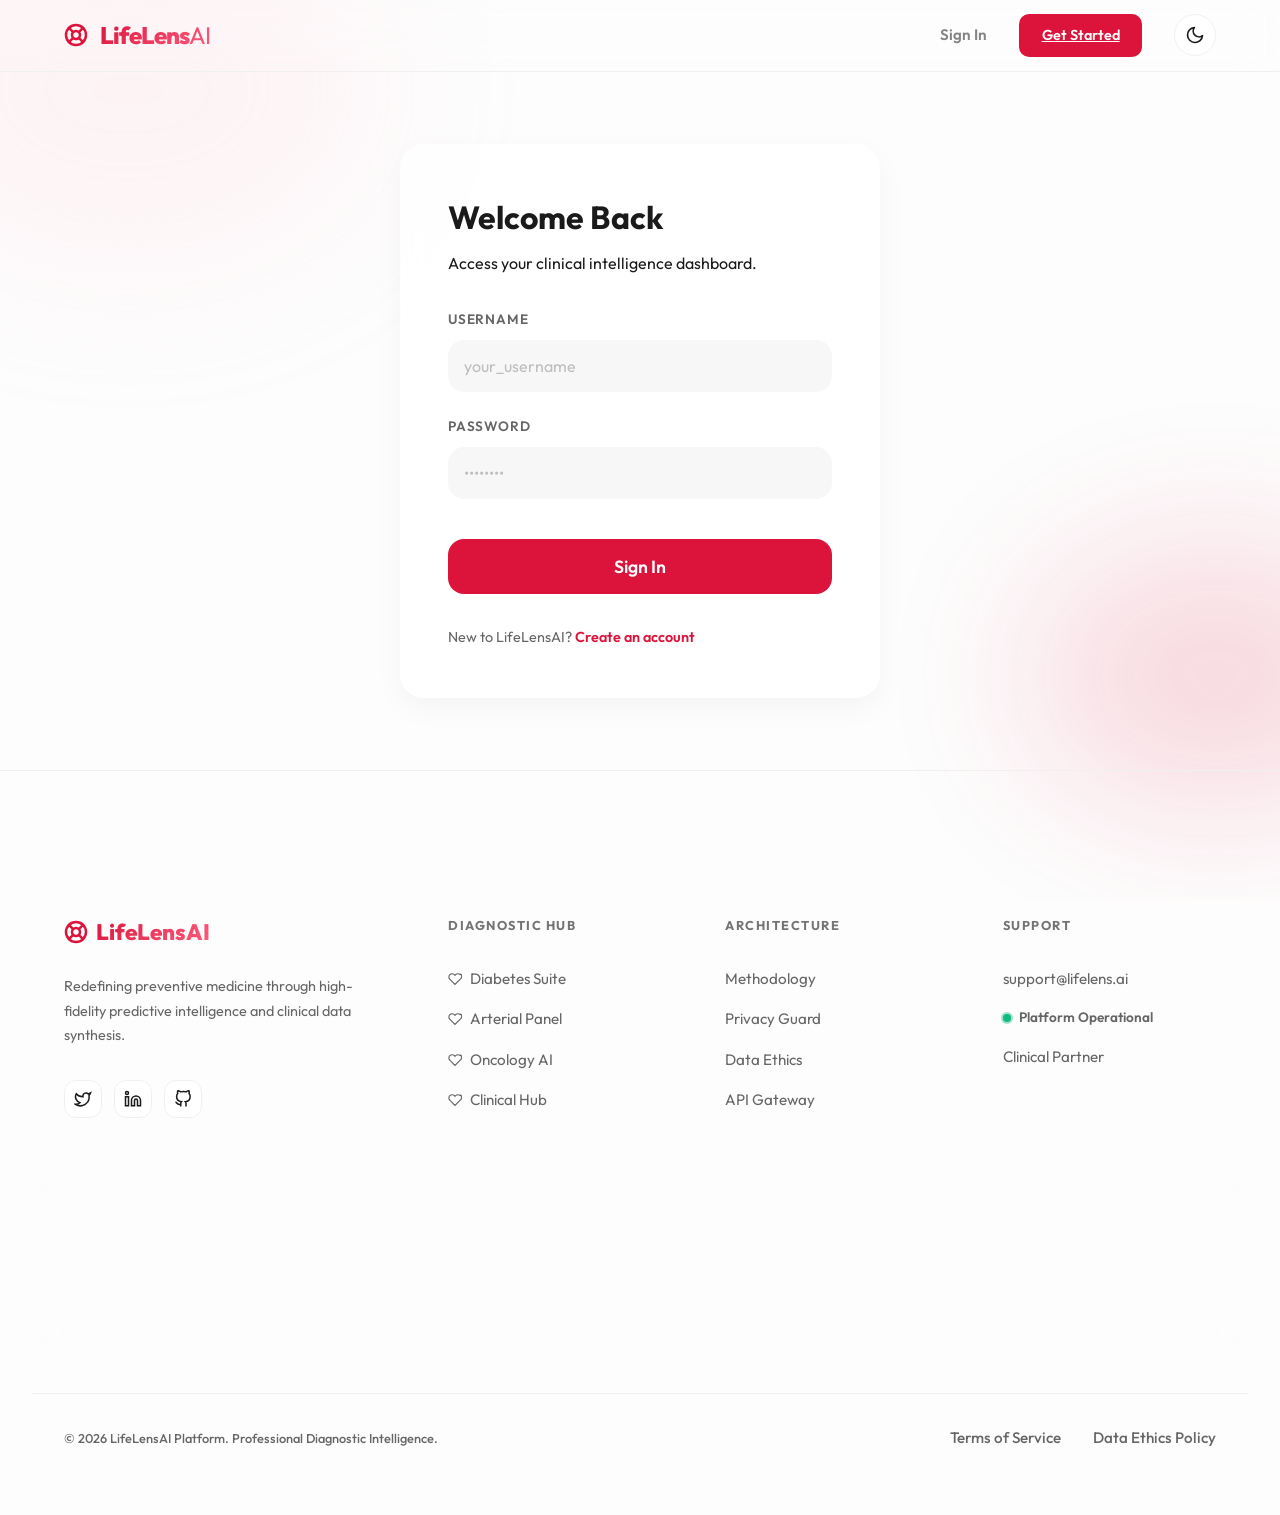
<file: frontend/dashboard.html>
<!DOCTYPE html>
<html lang="en">
<head>
  <meta charset="UTF-8">
  <meta name="viewport" content="width=device-width, initial-scale=1.0">
  <title>Dashboard - LifeLensAI Intelligence</title>
  <link rel="stylesheet" href="css/index.css">
  <style>
    .dash-header-section { margin-top: 4rem; margin-bottom: 3rem; }
    .grid-hub { display: grid; grid-template-columns: repeat(auto-fit, minmax(350px, 1fr)); gap: 2.5rem; }
    .disease-card { display: flex; flex-direction: column; overflow: hidden; height: 100%; border-radius: 32px; padding: 2.5rem; }
    .disease-card.locked { opacity: 0.5; filter: grayscale(1); cursor: not-allowed; }
    .card-icon { width: 56px; height: 56px; background: var(--secondary-pink); border-radius: 16px; display: flex; align-items: center; justify-content: center; font-size: 1.8rem; margin-bottom: 1.5rem; color: var(--primary-crimson); }
    .req-item { display: flex; align-items: center; gap: 8px; font-size: 0.85rem; color: var(--text-muted); margin-bottom: 0.5rem; }
    .req-dot { width: 6px; height: 6px; background: var(--primary-crimson); border-radius: 50%; }
  </style>
</head>
<body>

  <header class="main-header"></header>

  <main class="container">
    <div class="dash-header-section animate-slide-up">
      <h1 style="font-size: 2.8rem; margin-bottom: 0.5rem;">Diagnostic Hub</h1>
      <p class="subtitle">Select an intelligence module to evaluate your clinical benchmarks with AI precision.</p>
    </div>

    <div class="grid-hub">
      
      <!-- Diabetes -->
      <div class="glass-card disease-card animate-slide-up" style="animation-delay: 0.1s; padding: 0;">
        <div class="card-visual">
          <img src="assets/branding/diabetes.png" alt="Diabetes">
        </div>
        <div style="padding: 2rem;">
          <h2 style="margin-bottom: 1rem;">Diabetes Intelligence</h2>
          <p class="text-muted mb-6">Analyzes fasting glucose, BMI, and metabolic strain patterns to detect early glycemic dysregulation.</p>
          <div style="margin-top: auto;">
            <div class="req-item"><span class="req-dot"></span> Blood Glucose</div>
            <div class="req-item"><span class="req-dot"></span> BMI & Age</div>
            <div class="req-item"><span class="req-dot"></span> Insulin Sensitivity</div>
            <a href="diabetes.html" class="btn btn-primary mt-8" style="width: 100%;">Initialize Analysis</a>
          </div>
        </div>
      </div>

      <!-- Hypertension -->
      <div class="glass-card disease-card animate-slide-up" style="animation-delay: 0.2s; padding: 0;">
        <div class="card-visual">
          <img src="assets/branding/hypertension.png" alt="Hypertension">
        </div>
        <div style="padding: 2rem;">
          <h2 style="margin-bottom: 1rem;">Hypertension Panel</h2>
          <p class="text-muted mb-6">Evaluates systolic and diastolic pressure trends to assess arterial health and vascular compliance.</p>
          <div style="margin-top: auto;">
            <div class="req-item"><span class="req-dot"></span> Blood Pressure (ap_hi/lo)</div>
            <div class="req-item"><span class="req-dot"></span> Lipid Profile</div>
            <div class="req-item"><span class="req-dot"></span> BMI Context</div>
            <a href="hypertension.html" class="btn btn-primary mt-8" style="width: 100%;">Initialize Analysis</a>
          </div>
        </div>
      </div>

      <!-- Heart Disease -->
      <div class="glass-card disease-card animate-slide-up" style="animation-delay: 0.3s; padding: 0;">
        <div class="card-visual">
          <img src="assets/branding/heart.png" alt="Heart Disease">
        </div>
        <div style="padding: 2rem;">
          <h2 style="margin-bottom: 1rem;">Cardia Intelligence</h2>
          <p class="text-muted mb-6">A multi-layered correlation engine identifying severe cardiovascular stress and potential CAD markers.</p>
          <div style="margin-top: auto;">
            <div class="req-item"><span class="req-dot"></span> Max Heart Rate / BP</div>
            <div class="req-item"><span class="req-dot"></span> Cholesterol Accumulation</div>
            <div class="req-item"><span class="req-dot"></span> Metabolic Outcomes</div>
            <a href="heart.html" class="btn btn-primary mt-8" style="width: 100%;">Initialize Analysis</a>
          </div>
        </div>
      </div>

      <!-- Breast Cancer (Tabular) - HIDDEN as per request -->
      <!--
      <div class="glass-card disease-card animate-slide-up" style="animation-delay: 0.4s; padding: 0;">
        ...
      </div>
      -->

      <!-- Breast Cancer Intelligence -->
      <div class="glass-card disease-card animate-slide-up" style="animation-delay: 0.5s; padding: 0;">
        <div class="card-visual" style="height: 140px; overflow: hidden;">
          <img src="assets/branding/mammogram.png" alt="Breast Cancer" style="width:100%; height:100%; object-fit:cover;">
        </div>
        <div style="padding: 2rem;">
          <h2 style="margin-bottom: 1rem;">Breast Cancer</h2>
          <p class="text-muted mb-6">Deep learning analysis of mammography scans for malignant mass detection.</p>
          <div style="margin-top: auto;">
            <div class="req-item"><span class="req-dot"></span> Full Mammogram Scan</div>
            <div class="req-item"><span class="req-dot"></span> Resolution: 224x224+</div>
            <div class="req-item"><span class="req-dot"></span> Format: JPEG / PNG</div>
            <a href="breast_cancer_imaging.html" class="btn btn-primary mt-8" style="width: 100%;">Initialize Imaging</a>
          </div>
        </div>
      </div>

      <!-- Lung Cancer -->
      <div class="glass-card disease-card animate-slide-up" style="animation-delay: 0.5s; padding: 0;">
        <div class="card-visual">
          <img src="assets/branding/lung.png" alt="Lung Cancer">
        </div>
        <div style="padding: 2rem;">
          <h2 style="margin-bottom: 1rem;">Lung Cancer</h2>
          <p class="text-muted mb-6">AI-driven risk assessment utilizing lifestyle, exposure, and key physiological symptoms.</p>
          <div style="margin-top: auto;">
            <div class="req-item"><span class="req-dot"></span> Respiratory Symptoms</div>
            <div class="req-item"><span class="req-dot"></span> Lifestyle & Exposure</div>
            <div class="req-item"><span class="req-dot"></span> Age Context</div>
            <a href="lung_cancer.html" class="btn btn-primary mt-8" style="width: 100%;">Initialize Analysis</a>
          </div>
        </div>
      </div>

      <!-- Brain Neuro-Suite -->
      <div class="glass-card disease-card animate-slide-up" style="animation-delay: 0.6s; padding: 0;">
        <div class="card-visual" style="height: 140px; overflow: hidden;">
          <img src="https://images.unsplash.com/photo-1559757175-5700dde675bc?q=80&w=800&auto=format&fit=crop" alt="Brain MRI" style="width:100%; height:100%; object-fit:cover;">
        </div>
        <div style="padding: 2rem;">
          <h2 style="margin-bottom: 1rem;">Brain Neuro-Suite</h2>
          <p class="text-muted mb-6">Categorical classification of Glioma, Meningioma, and Pituitary tumors from MRI scans.</p>
          <div style="margin-top: auto;">
            <div class="req-item"><span class="req-dot"></span> Structural Brain MRI</div>
            <div class="req-item"><span class="req-dot"></span> Neuro-Pathology Check</div>
            <div class="req-item"><span class="req-dot"></span> Categorical Confidence</div>
            <a href="brain_tumor_imaging.html" class="btn btn-primary mt-8" style="width: 100%;">Start Neuro-Analysis</a>
          </div>
        </div>
      </div>

    </div>
  </main>

  <script src="js/components.js"></script>
  <script src="js/auth.js"></script>
</body>
</html>
</file>
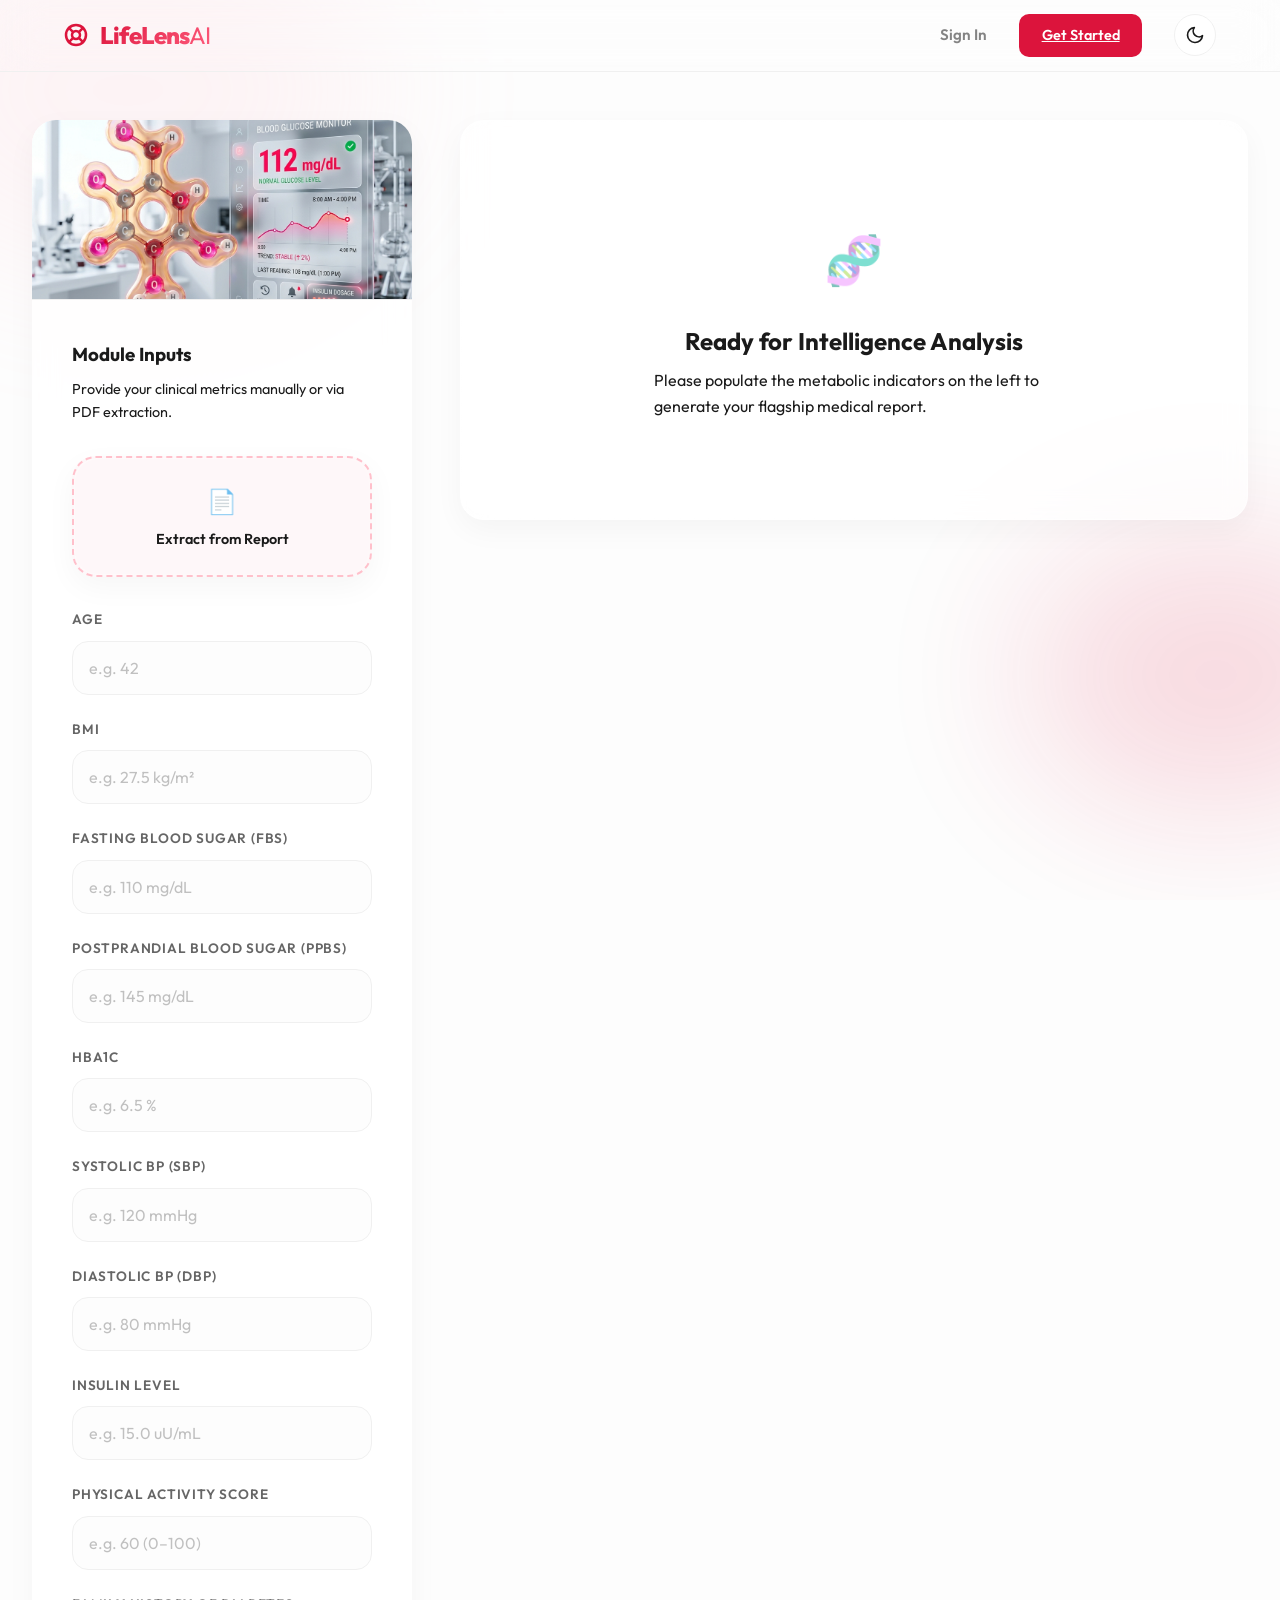
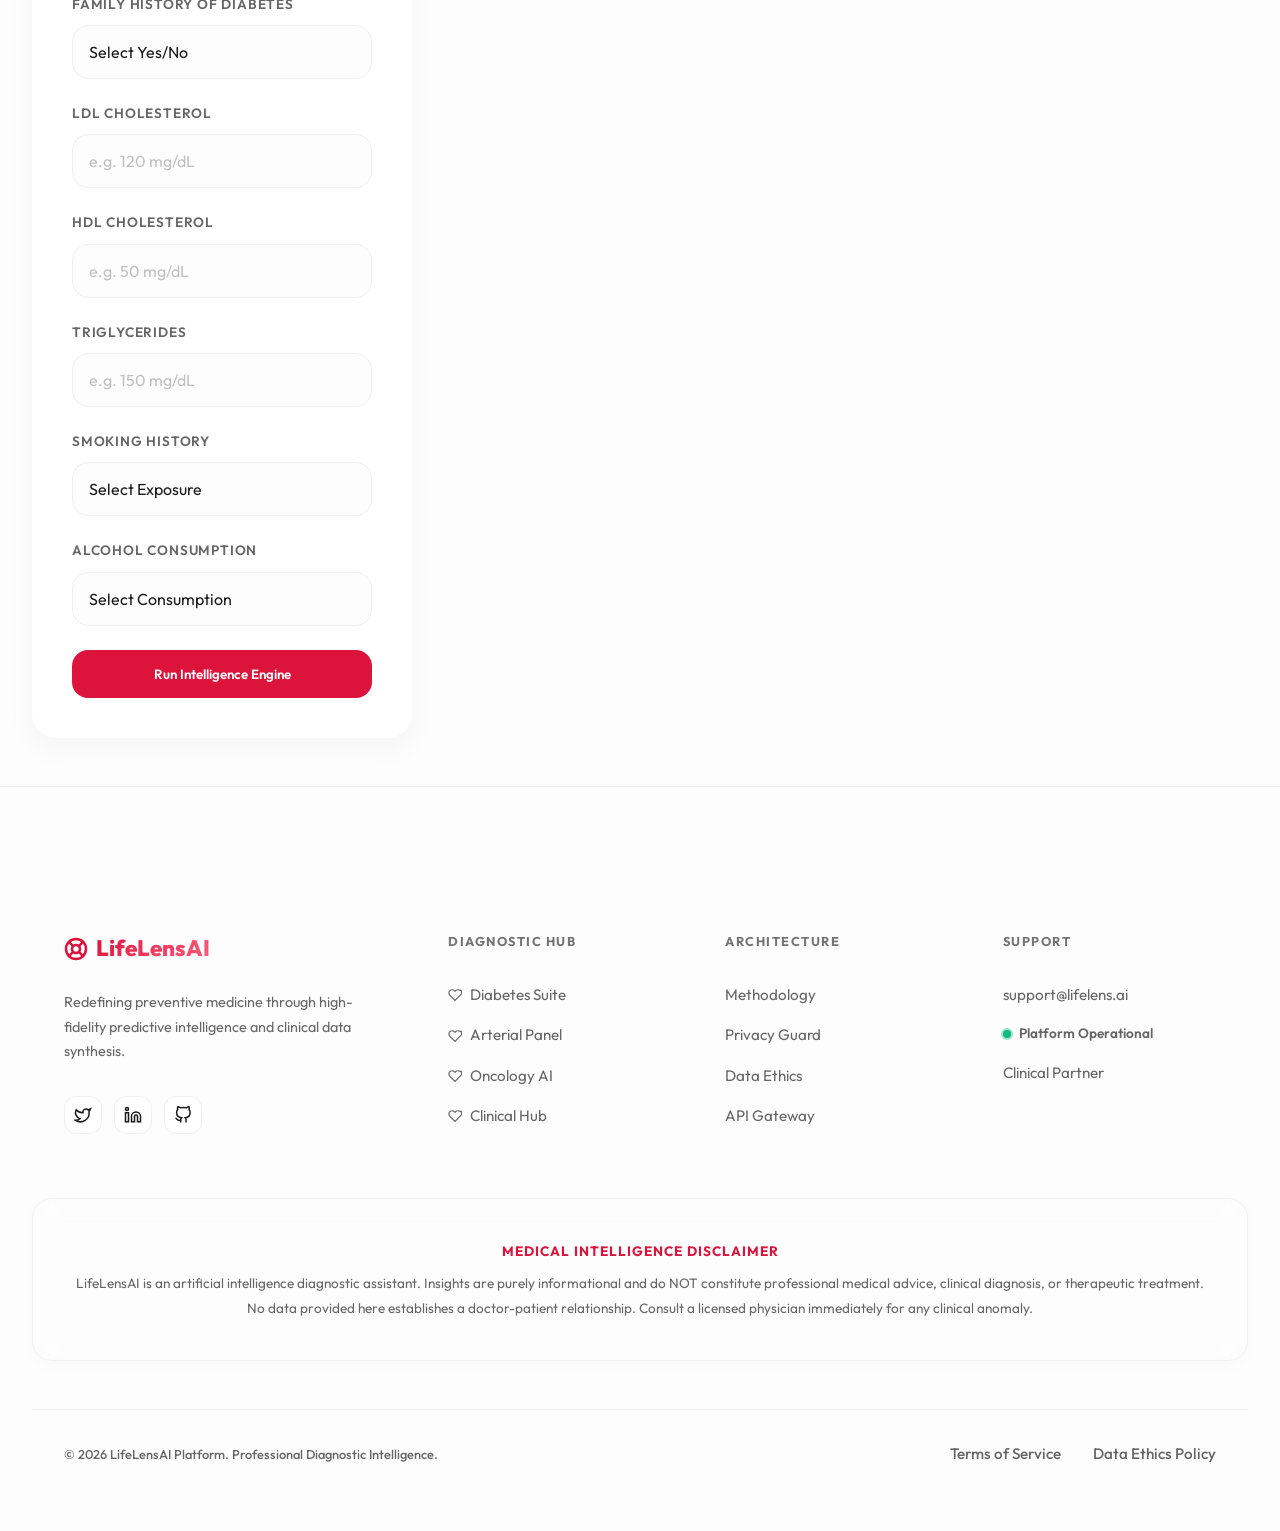
<file: frontend/diabetes.html>
<!DOCTYPE html>
<html lang="en">
<head>
  <meta charset="UTF-8">
  <meta name="viewport" content="width=device-width, initial-scale=1.0">
  <title>Diabetes Intelligence - LifeLensAI</title>
  <link rel="stylesheet" href="css/index.css">
  <style>
    .split-layout { display: grid; grid-template-columns: 380px 1fr; gap: 3rem; margin-top: 3rem; align-items: start; }
    .input-sidebar { padding: 2.5rem; position: sticky; top: 120px; }
    .results-area { min-height: 800px; }
    .metric-bubble { padding: 1.5rem; border-bottom: 1px solid var(--border-subtle); display: flex; justify-content: space-between; align-items: center; }
    .rec-grid { display: grid; grid-template-columns: repeat(auto-fill, minmax(300px, 1fr)); gap: 1.5rem; }
    
    @media (max-width: 1024px) {
      .split-layout { grid-template-columns: 1fr; }
      .input-sidebar { position: static; }
    }
  </style>
</head>
<body>

  <header class="main-header"></header>

  <main class="container">
    <div class="split-layout">
      
      <!-- Left: Inputs -->
      <aside class="glass-card card-border-none input-sidebar animate-slide-up" style="padding: 0;">
        <div class="card-visual" style="height: 180px; border-radius: 20px 20px 0 0;">
          <img src="assets/branding/diabetes.png" alt="Diabetes">
        </div>
        <div style="padding: 2.5rem;">
          <h3 class="mb-2">Module Inputs</h3>
          <p class="text-muted mb-8" style="font-size: 0.9rem;">Provide your clinical metrics manually or via PDF extraction.</p>
        
        <div class="glass-card" id="drop-zone" style="background: rgba(220, 20, 60, 0.03); border: 2px dashed var(--primary-pink); padding: 1.5rem; text-align: center; cursor: pointer; margin-bottom: 2rem;">
          <span style="font-size: 1.5rem;">📄</span>
          <p style="font-weight: 600; font-size: 0.9rem; margin-top: 0.5rem;">Extract from Report</p>
          <input type="file" id="pdf-upload" accept="application/pdf" class="hidden">
        </div>

        <form id="health-form">
          <div class="input-group">
            <label class="input-label">Age</label>
            <input type="number" id="Age" required class="input-field" placeholder="e.g. 42">
          </div>
          <div class="input-group">
            <label class="input-label">BMI</label>
            <input type="number" step="0.1" id="BMI" required class="input-field" placeholder="e.g. 27.5 kg/m²">
          </div>
          <div class="input-group">
            <label class="input-label">Fasting Blood Sugar (FBS)</label>
            <input type="number" step="0.1" id="FBS_mg_dL" required class="input-field" placeholder="e.g. 110 mg/dL">
          </div>
          <div class="input-group">
            <label class="input-label">Postprandial Blood Sugar (PPBS)</label>
            <input type="number" step="0.1" id="PPBS_mg_dL" required class="input-field" placeholder="e.g. 145 mg/dL">
          </div>
          <div class="input-group">
            <label class="input-label">HbA1c</label>
            <input type="number" step="0.1" id="HbA1c_pct" required class="input-field" placeholder="e.g. 6.5 %">
          </div>
          <div class="input-group">
            <label class="input-label">Systolic BP (SBP)</label>
            <input type="number" id="SBP_mmHg" required class="input-field" placeholder="e.g. 120 mmHg">
          </div>
          <div class="input-group">
            <label class="input-label">Diastolic BP (DBP)</label>
            <input type="number" id="DBP_mmHg" required class="input-field" placeholder="e.g. 80 mmHg">
          </div>
          <div class="input-group">
            <label class="input-label">Insulin Level</label>
            <input type="number" step="0.1" id="Insulin_uU_mL" required class="input-field" placeholder="e.g. 15.0 uU/mL">
          </div>
          <div class="input-group">
            <label class="input-label">Physical Activity Score</label>
            <input type="number" id="Physical_Activity_Score" required class="input-field" placeholder="e.g. 60 (0–100)">
          </div>
          <div class="input-group">
            <label class="input-label">Family History of Diabetes</label>
            <select id="Family_History" required class="input-field" style="appearance: none; cursor: pointer;">
              <option value="" disabled selected>Select Yes/No</option>
              <option value="0">No</option>
              <option value="1">Yes</option>
            </select>
          </div>
          <div class="input-group">
            <label class="input-label">LDL Cholesterol</label>
            <input type="number" step="0.1" id="LDL_mg_dL" required class="input-field" placeholder="e.g. 120 mg/dL">
          </div>
          <div class="input-group">
            <label class="input-label">HDL Cholesterol</label>
            <input type="number" step="0.1" id="HDL_mg_dL" required class="input-field" placeholder="e.g. 50 mg/dL">
          </div>
          <div class="input-group">
            <label class="input-label">Triglycerides</label>
            <input type="number" step="0.1" id="Triglycerides_mg_dL" required class="input-field" placeholder="e.g. 150 mg/dL">
          </div>
          <div class="input-group">
            <label class="input-label">Smoking History</label>
            <select id="Smoking" required class="input-field" style="appearance: none; cursor: pointer;">
              <option value="" disabled selected>Select Exposure</option>
              <option value="0">No / Minimal</option>
              <option value="1">Active / Historical</option>
            </select>
          </div>
          <div class="input-group">
            <label class="input-label">Alcohol Consumption</label>
            <select id="Alcohol" required class="input-field" style="appearance: none; cursor: pointer;">
              <option value="" disabled selected>Select Consumption</option>
              <option value="0">No / Rare</option>
              <option value="1">Frequent</option>
            </select>
          </div>
          <button type="submit" class="btn btn-primary mt-6" style="width: 100%; justify-content: center; padding: 1rem;">
            Run Intelligence Engine
          </button>
        </form>
      </aside>

      <!-- Right: Results -->
      <div class="results-area">
        <div id="empty-state" class="glass-card flex flex-col items-center justify-center text-center animate-slide-up" style="height: 400px; padding: 3rem;">
          <div style="font-size: 3rem; margin-bottom: 1.5rem; opacity: 0.5;">🧬</div>
          <h2>Ready for Intelligence Analysis</h2>
          <p class="text-muted mt-2" style="max-width: 400px;">Please populate the metabolic indicators on the left to generate your flagship medical report.</p>
        </div>

        <div id="full-dashboard" class="hidden">
          <div id="risk-alerts"></div>
          
          <div id="predictions-grid" class="flex gap-6 mb-8"></div>

          <div class="glass-card mb-8">
            <div style="padding: 1.5rem; border-bottom: 1px solid var(--border-subtle);">
              <h3 style="font-size: 1.1rem;">Metabolic Metrics Interpretation</h3>
            </div>
            <div id="metrics-analysis"></div>
          </div>

          <h3 class="mb-6 mt-12 flex items-center gap-3">
             <span style="padding: 10px; background: var(--secondary-pink); border-radius: 12px; color: var(--primary-crimson);">🛡️</span>
             AI Intelligence Report
          </h3>
          <div class="rec-grid" id="recommendations-grid"></div>
        </div>
      </div>

    </div>
  </main>

  <script src="js/api.js"></script>
  <script src="js/auth.js"></script>
  <script src="js/components.js"></script>
  <script src="js/report.js"></script>
  <script>
    document.getElementById('health-form').addEventListener('submit', async (e) => {
      e.preventDefault();
      const payload = {
        Age: parseInt(document.getElementById('Age').value),
        BMI: parseFloat(document.getElementById('BMI').value),
        FBS_mg_dL: parseFloat(document.getElementById('FBS_mg_dL').value),
        PPBS_mg_dL: parseFloat(document.getElementById('PPBS_mg_dL').value),
        HbA1c_pct: parseFloat(document.getElementById('HbA1c_pct').value),
        SBP_mmHg: parseInt(document.getElementById('SBP_mmHg').value),
        DBP_mmHg: parseInt(document.getElementById('DBP_mmHg').value),
        Insulin_uU_mL: parseFloat(document.getElementById('Insulin_uU_mL').value),
        Physical_Activity_Score: parseInt(document.getElementById('Physical_Activity_Score').value),
        Family_History: parseInt(document.getElementById('Family_History').value),
        LDL_mg_dL: parseFloat(document.getElementById('LDL_mg_dL').value),
        HDL_mg_dL: parseFloat(document.getElementById('HDL_mg_dL').value),
        Triglycerides_mg_dL: parseFloat(document.getElementById('Triglycerides_mg_dL').value),
        Smoking: parseInt(document.getElementById('Smoking').value),
        Alcohol: parseInt(document.getElementById('Alcohol').value)
      };
      
      const res = await predictDisease('diabetes', payload);
      if(res && res.status === 'success') renderDoctorReport(res.report);
    });

    const fileInput = document.getElementById('pdf-upload');
    const dropZone = document.getElementById('drop-zone');
    dropZone.onclick = () => fileInput.click();
    fileInput.onchange = async (e) => {
      const dropText = dropZone.querySelector('p');
      dropText.textContent = 'Extracting Data...';
      
      const data = await extractPDFData(e.target.files[0]);
      console.log('PDF Extraction Result:', data);
      
      if(data && data.status === 'success' && Object.keys(data.data).length > 0) {
        const d = data.data;
        // Mapping with correct case-sensitive IDs
        const fields = ['Age', 'BMI', 'FBS_mg_dL', 'HbA1c_pct', 'SBP_mmHg', 'DBP_mmHg', 'LDL_mg_dL', 'HDL_mg_dL', 'Triglycerides_mg_dL'];
        let filledCount = 0;
        
        fields.forEach(f => {
          if(d[f] !== undefined) {
            document.getElementById(f).value = d[f];
            filledCount++;
          }
        });
        
        dropText.textContent = `✅ ${filledCount} Metrics Extracted`;
        dropZone.style.borderColor = 'var(--safe)';
        setTimeout(() => {
          dropText.textContent = 'Extract from Report';
          dropZone.style.borderColor = 'var(--primary-pink)';
        }, 3000);
      } else {
        dropText.textContent = '⚠️ No metrics found in PDF';
        if(typeof showError === 'function') showError('The AI could not identify standard medical markers (Age, BMI, BP, etc.) in this PDF. Ensure the text is selectable.');
        setTimeout(() => dropText.textContent = 'Extract from Report', 3000);
      }
    }
  </script>
</body>
</html>
</file>
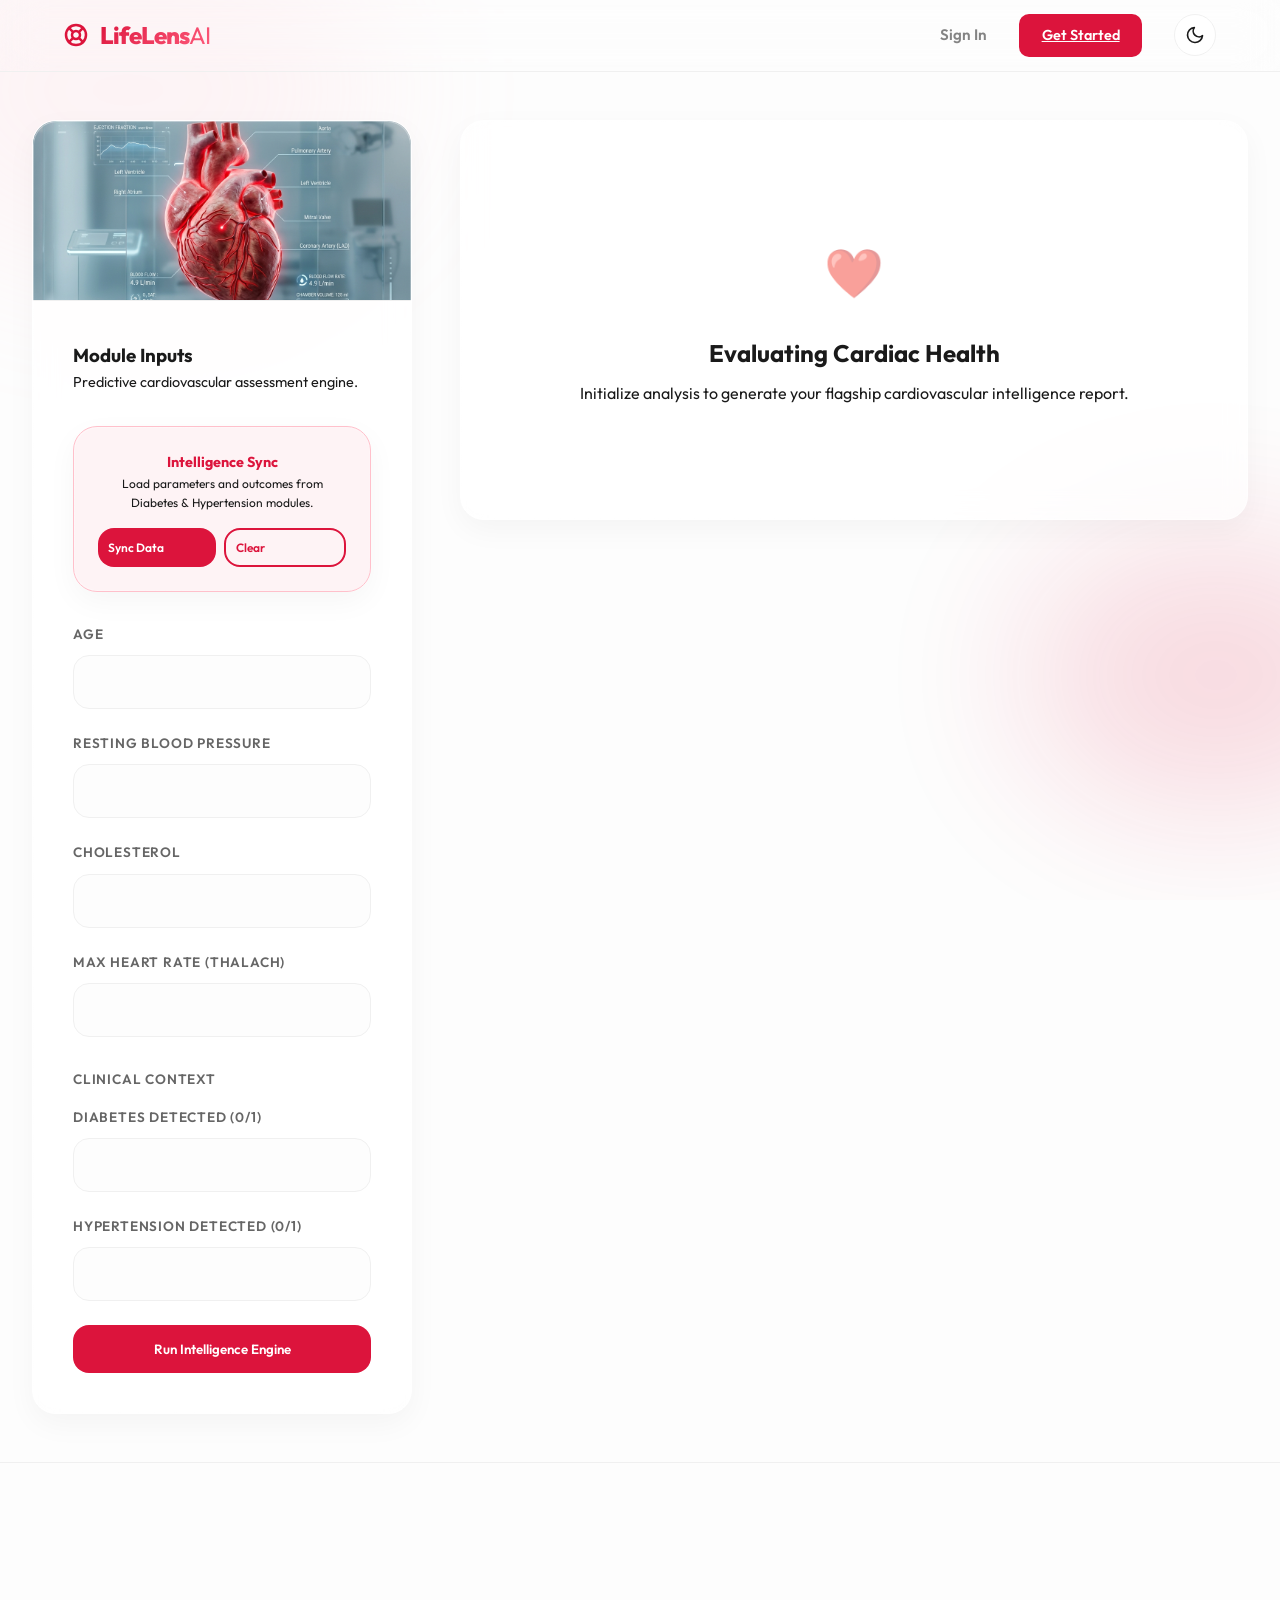
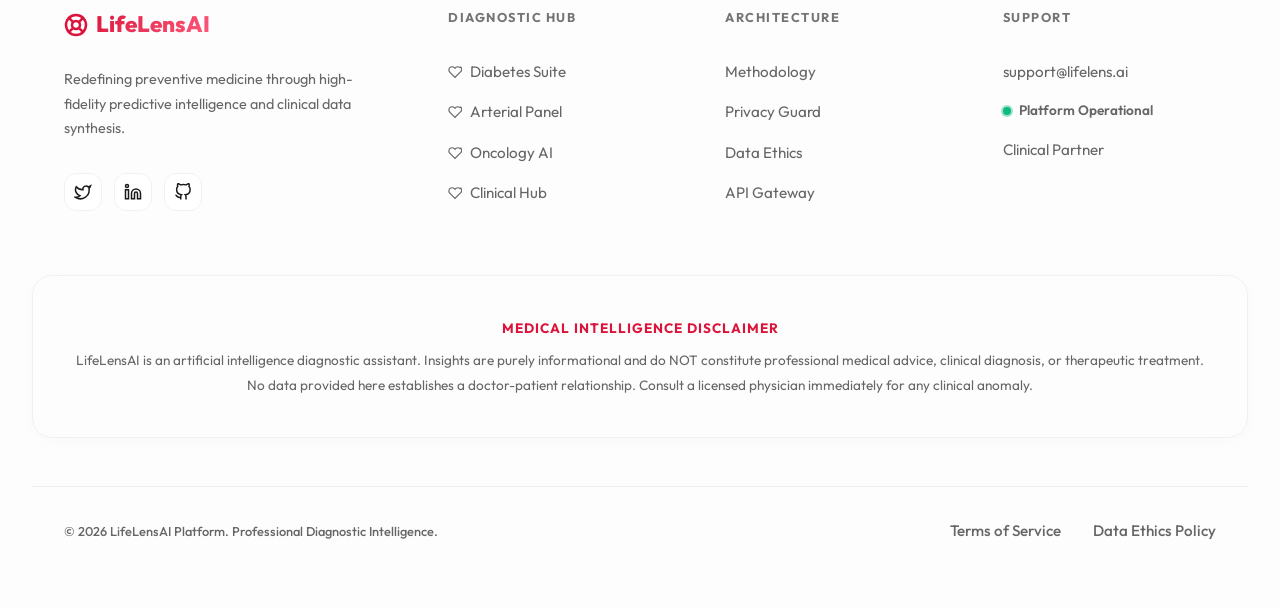
<file: frontend/heart.html>
<!DOCTYPE html>
<html lang="en">
<head>
  <meta charset="UTF-8">
  <meta name="viewport" content="width=device-width, initial-scale=1.0">
  <title>Cardia Intelligence - LifeLensAI</title>
  <link rel="stylesheet" href="css/index.css">
  <style>
    .split-layout { display: grid; grid-template-columns: 380px 1fr; gap: 3rem; margin-top: 3rem; align-items: start; }
    .input-sidebar { padding: 2.5rem; position: sticky; top: 120px; }
    .rec-grid { display: grid; grid-template-columns: repeat(auto-fill, minmax(300px, 1fr)); gap: 1.5rem; }
    @media (max-width: 1024px) { .split-layout { grid-template-columns: 1fr; } .input-sidebar { position: static; } }
  </style>
</head>
<body>
  <header class="main-header"></header>
  <main class="container">
    <div class="split-layout">
      <aside class="glass-card input-sidebar animate-slide-up" style="padding: 0;">
        <div class="card-visual" style="height: 180px; border-radius: 20px 20px 0 0;">
          <img src="assets/branding/heart.png" alt="Heart Intelligence">
        </div>
        <div style="padding: 2.5rem;">
          <h3>Module Inputs</h3>
          <p class="text-muted mb-8" style="font-size: 0.9rem;">Predictive cardiovascular assessment engine.</p>
        
        <div class="glass-card mb-8" style="background: rgba(220, 20, 60, 0.05); border: 1px solid var(--primary-pink); padding: 1.5rem; text-align: center;">
          <h4 style="color: var(--primary-crimson); font-size: 0.9rem;">Intelligence Sync</h4>
          <p class="text-muted mt-1" style="font-size: 0.75rem;">Load parameters and outcomes from Diabetes & Hypertension modules.</p>
          <div class="flex gap-2 mt-4">
            <button id="btn-reuse" class="btn btn-primary" style="flex: 1; font-size: 0.75rem; padding: 0.6rem;">Sync Data</button>
            <button id="btn-manual" class="btn btn-outline" style="flex: 1; font-size: 0.75rem; padding: 0.6rem;">Clear</button>
          </div>
        </div>

        <form id="health-form">
          <div class="input-group"><label class="input-label">Age</label><input type="number" id="age" required class="input-field"></div>
          <div class="input-group"><label class="input-label">Resting Blood Pressure</label><input type="number" id="trestbps" required class="input-field"></div>
          <div class="input-group"><label class="input-label">Cholesterol</label><input type="number" id="chol" required class="input-field"></div>
          <div class="input-group"><label class="input-label">Max Heart Rate (Thalach)</label><input type="number" id="thalach" required class="input-field"></div>
          
          <p class="input-label mt-8 mb-4">Clinical Context</p>
          <div class="input-group"><label class="input-label">Diabetes Detected (0/1)</label><input type="number" id="diabetes_result" required class="input-field" min="0" max="1"></div>
          <div class="input-group"><label class="input-label">Hypertension Detected (0/1)</label><input type="number" id="hypertension_result" required class="input-field" min="0" max="1"></div>
          
          <input type="hidden" id="cp" value="1"><input type="hidden" id="oldpeak" value="1.0"><input type="hidden" id="exang" value="0">
          <button type="submit" class="btn btn-primary" style="width: 100%; justify-content: center; padding: 1rem;">Run Intelligence Engine</button>
        </form>
      </aside>
      <div class="results-area">
        <div id="empty-state" class="glass-card flex flex-col items-center justify-center text-center animate-slide-up" style="height: 400px; padding: 3rem;">
          <div style="font-size: 3rem; margin-bottom: 1.5rem; opacity: 0.5;">❤️</div>
          <h2>Evaluating Cardiac Health</h2>
          <p class="text-muted mt-2">Initialize analysis to generate your flagship cardiovascular intelligence report.</p>
        </div>
        <div id="full-dashboard" class="hidden">
          <div id="risk-alerts"></div>
          <div id="predictions-grid" class="flex gap-6 mb-8"></div>
          <div class="glass-card mb-8">
            <div style="padding: 1.5rem; border-bottom: 1px solid var(--border-subtle);"><h3 style="font-size: 1.1rem;">Cardiovascular Interpretation</h3></div>
            <div id="metrics-analysis"></div>
          </div>
          <h3 class="mb-6 mt-12 flex items-center gap-3"><span style="padding: 10px; background: var(--secondary-pink); border-radius: 12px; color: var(--primary-crimson);">🛡️</span> AI Intelligence Report</h3>
          <div class="rec-grid" id="recommendations-grid"></div>
        </div>
      </div>
    </div>
  </main>
  <script src="js/api.js"></script>
  <script src="js/auth.js"></script>
  <script src="js/components.js"></script>
  <script src="js/report.js"></script>
  <script>
    document.getElementById('btn-reuse').onclick = async () => {
      const records = await fetchPreviousRecords();
      if(records && records.status === 'success' && Object.keys(records.data).length > 0) {
        const d = records.data;
        if(d.diabetes) { document.getElementById('diabetes_result').value = d.diabetes.result.prediction; document.getElementById('age').value = d.diabetes.inputs.age; }
        if(d.hypertension) { 
          document.getElementById('hypertension_result').value = d.hypertension.result.prediction; 
          document.getElementById('trestbps').value = d.hypertension.inputs.ap_hi;
          if(!document.getElementById('age').value) document.getElementById('age').value = d.hypertension.inputs.age;
        }
        alert("Intelligence Sync Successful");
      }
    };
    document.getElementById('btn-manual').onclick = () => document.getElementById('health-form').reset();
    document.getElementById('health-form').onsubmit = async (e) => {
      e.preventDefault();
      const payload = {
        age: parseInt(document.getElementById('age').value),
        cp: parseInt(document.getElementById('cp').value),
        trestbps: parseFloat(document.getElementById('trestbps').value),
        chol: parseFloat(document.getElementById('chol').value),
        thalach: parseFloat(document.getElementById('thalach').value),
        oldpeak: parseFloat(document.getElementById('oldpeak').value),
        exang: parseInt(document.getElementById('exang').value),
        diabetes_result: parseInt(document.getElementById('diabetes_result').value),
        hypertension_result: parseInt(document.getElementById('hypertension_result').value)
      };
      const res = await predictDisease('heart', payload);
      if(res && res.status === 'success') renderDoctorReport(res.report);
    };
  </script>
</body>
</html>
</file>
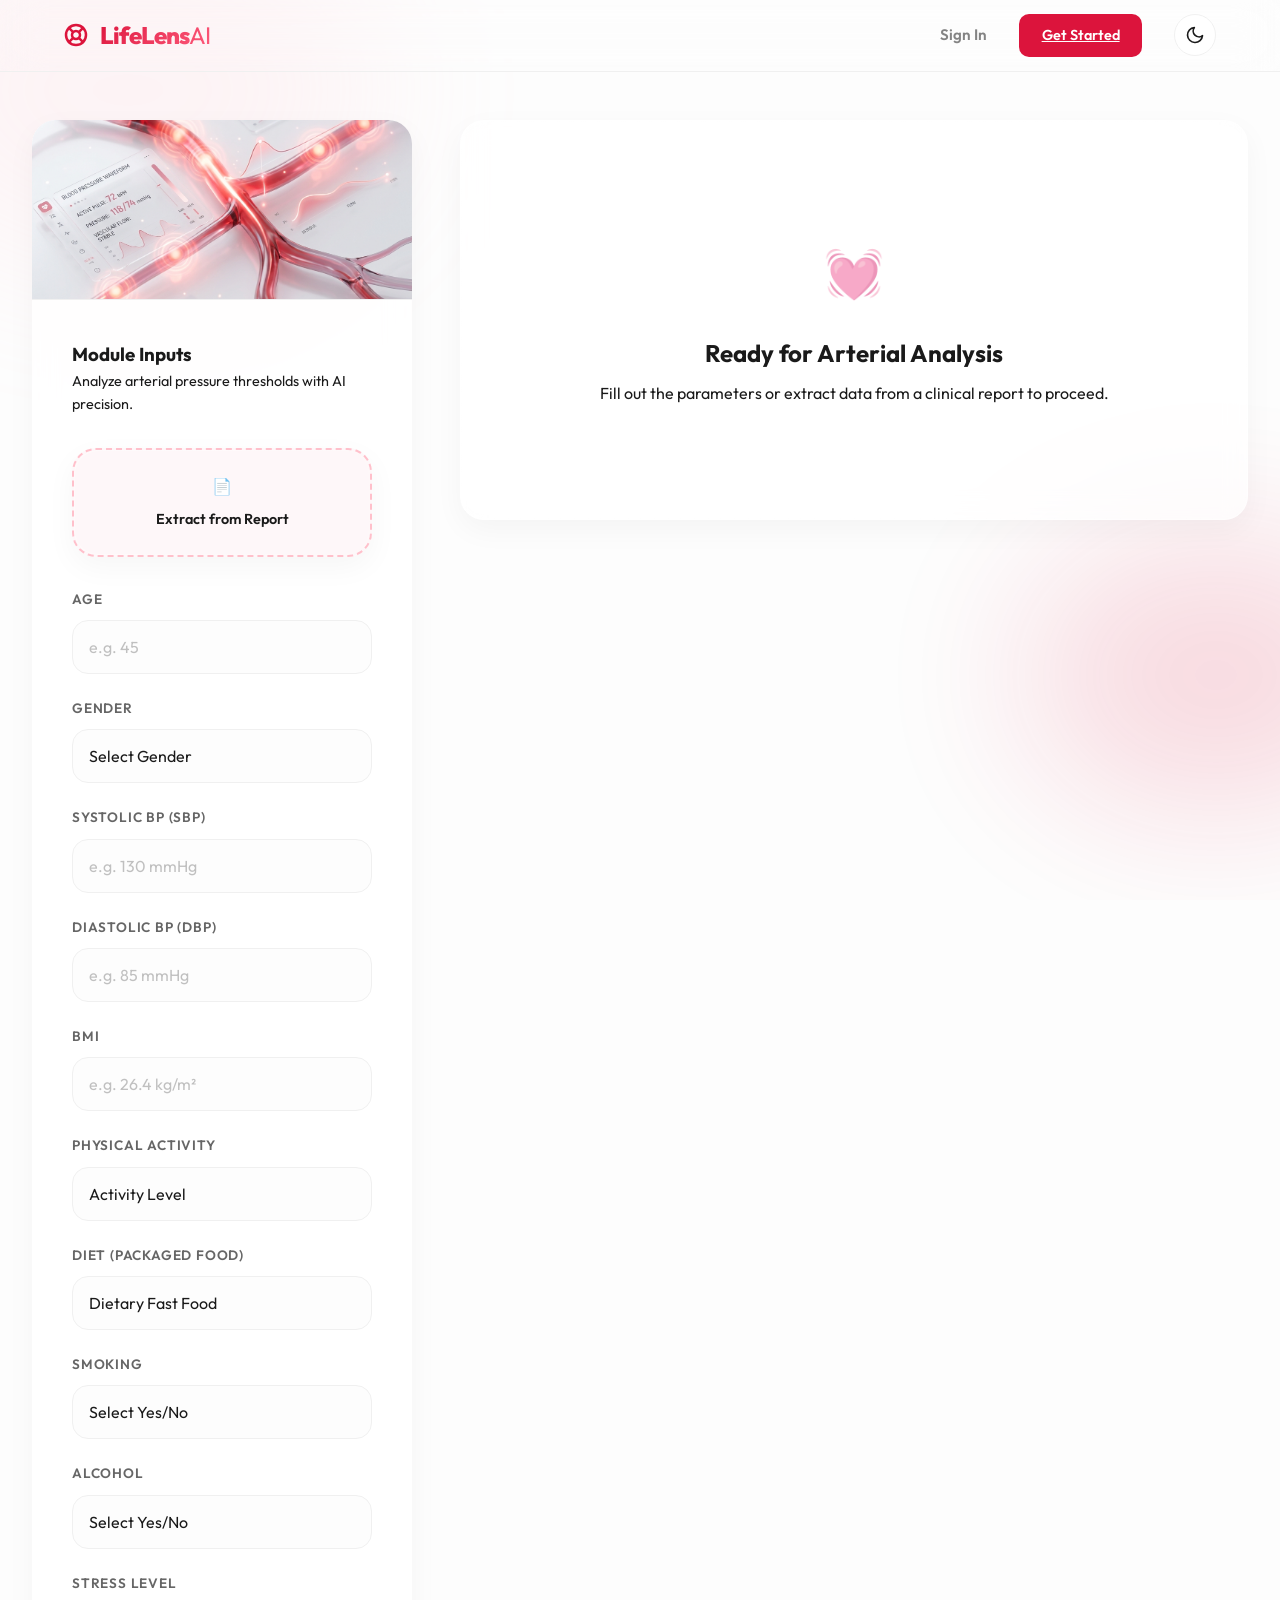
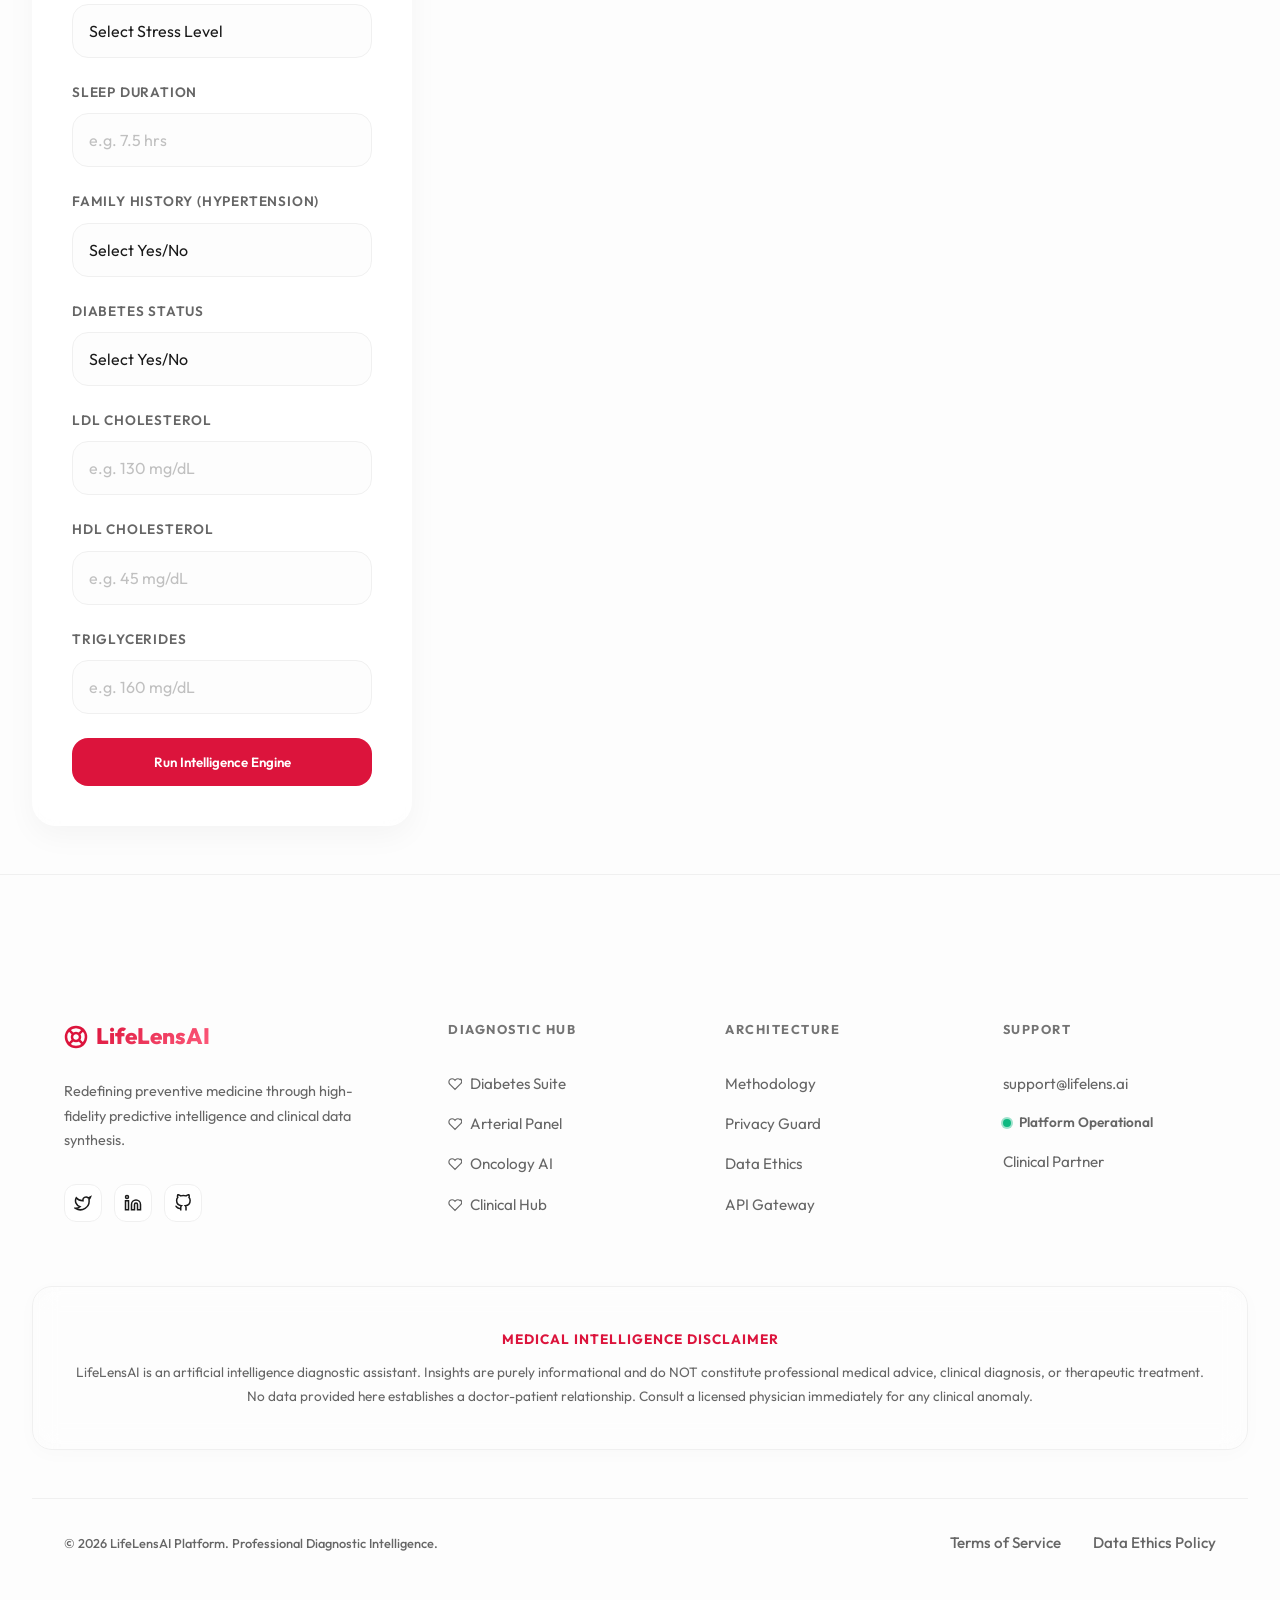
<file: frontend/hypertension.html>
<!DOCTYPE html>
<html lang="en">
<head>
  <meta charset="UTF-8">
  <meta name="viewport" content="width=device-width, initial-scale=1.0">
  <title>Hypertension Intelligence - LifeLensAI</title>
  <link rel="stylesheet" href="css/index.css">
  <style>
    .split-layout { display: grid; grid-template-columns: 380px 1fr; gap: 3rem; margin-top: 3rem; align-items: start; }
    .input-sidebar { padding: 2.5rem; position: sticky; top: 120px; }
    .rec-grid { display: grid; grid-template-columns: repeat(auto-fill, minmax(300px, 1fr)); gap: 1.5rem; }
    @media (max-width: 1024px) { .split-layout { grid-template-columns: 1fr; } .input-sidebar { position: static; } }
  </style>
</head>
<body>
  <header class="main-header"></header>
  <main class="container">
    <div class="split-layout">
      <aside class="glass-card card-border-none input-sidebar animate-slide-up" style="padding: 0;">
        <div class="card-visual" style="height: 180px; border-radius: 20px 20px 0 0;">
          <img src="assets/branding/hypertension.png" alt="Hypertension">
        </div>
        <div style="padding: 2.5rem;">
          <h3>Module Inputs</h3>
          <p class="text-muted mb-8" style="font-size: 0.9rem;">Analyze arterial pressure thresholds with AI precision.</p>
        <div class="glass-card" id="drop-zone" style="background: rgba(220, 20, 60, 0.03); border: 2px dashed var(--primary-pink); padding: 1.5rem; text-align: center; cursor: pointer; margin-bottom: 2rem;">
          <span>📄</span>
          <p style="font-weight: 600; font-size: 0.9rem; margin-top: 0.5rem;">Extract from Report</p>
          <input type="file" id="pdf-upload" accept="application/pdf" class="hidden">
        </div>
        <form id="health-form">
          <div class="input-group"><label class="input-label">Age</label><input type="number" id="Age" required class="input-field" placeholder="e.g. 45"></div>
          <div class="input-group">
            <label class="input-label">Gender</label>
            <select id="Gender" required class="input-field" style="appearance: none; cursor: pointer;">
              <option value="" disabled selected>Select Gender</option>
              <option value="Male">Male</option>
              <option value="Female">Female</option>
            </select>
          </div>
          <div class="input-group"><label class="input-label">Systolic BP (SBP)</label><input type="number" id="SBP" required class="input-field" placeholder="e.g. 130 mmHg"></div>
          <div class="input-group"><label class="input-label">Diastolic BP (DBP)</label><input type="number" id="DBP" required class="input-field" placeholder="e.g. 85 mmHg"></div>
          <div class="input-group"><label class="input-label">BMI</label><input type="number" step="0.1" id="BMI" required class="input-field" placeholder="e.g. 26.4 kg/m²"></div>
          
          <div class="input-group">
            <label class="input-label">Physical Activity</label>
            <select id="Physical_Activity" required class="input-field" style="appearance: none; cursor: pointer;">
              <option value="" disabled selected>Activity Level</option>
              <option value="Low">Low</option>
              <option value="Moderate">Moderate</option>
              <option value="High">High</option>
            </select>
          </div>
          <div class="input-group">
            <label class="input-label">Diet (Packaged Food)</label>
            <select id="Diet_PackagedFood" required class="input-field" style="appearance: none; cursor: pointer;">
              <option value="" disabled selected>Dietary Fast Food</option>
              <option value="Often">Often</option>
              <option value="Sometimes">Sometimes</option>
              <option value="Rarely">Rarely</option>
              <option value="Never">Never</option>
            </select>
          </div>
          <div class="input-group">
            <label class="input-label">Smoking</label>
            <select id="Smoking" required class="input-field" style="appearance: none; cursor: pointer;">
              <option value="" disabled selected>Select Yes/No</option>
              <option value="Yes">Yes</option>
              <option value="No">No</option>
            </select>
          </div>
          <div class="input-group">
            <label class="input-label">Alcohol</label>
            <select id="Alcohol" required class="input-field" style="appearance: none; cursor: pointer;">
              <option value="" disabled selected>Select Yes/No</option>
              <option value="Yes">Yes</option>
              <option value="No">No</option>
            </select>
          </div>
          <div class="input-group">
            <label class="input-label">Stress Level</label>
            <select id="Stress_Level" required class="input-field" style="appearance: none; cursor: pointer;">
              <option value="" disabled selected>Select Stress Level</option>
              <option value="Low">Low</option>
              <option value="Medium">Medium</option>
              <option value="High">High</option>
            </select>
          </div>
          <div class="input-group"><label class="input-label">Sleep Duration</label><input type="number" step="0.5" id="Sleep_Duration_hrs" required class="input-field" placeholder="e.g. 7.5 hrs"></div>
          <div class="input-group">
            <label class="input-label">Family History (Hypertension)</label>
            <select id="Family_History_Hypertension" required class="input-field" style="appearance: none; cursor: pointer;">
              <option value="" disabled selected>Select Yes/No</option>
              <option value="Yes">Yes</option>
              <option value="No">No</option>
            </select>
          </div>
          <div class="input-group">
            <label class="input-label">Diabetes Status</label>
            <select id="Diabetes_Status" required class="input-field" style="appearance: none; cursor: pointer;">
              <option value="" disabled selected>Select Yes/No</option>
              <option value="Yes">Yes</option>
              <option value="No">No</option>
            </select>
          </div>
          
          <div class="input-group"><label class="input-label">LDL Cholesterol</label><input type="number" step="0.1" id="LDL_Cholesterol" required class="input-field" placeholder="e.g. 130 mg/dL"></div>
          <div class="input-group"><label class="input-label">HDL Cholesterol</label><input type="number" step="0.1" id="HDL_Cholesterol" required class="input-field" placeholder="e.g. 45 mg/dL"></div>
          <div class="input-group"><label class="input-label">Triglycerides</label><input type="number" step="0.1" id="Triglycerides" required class="input-field" placeholder="e.g. 160 mg/dL"></div>
          
          <button type="submit" class="btn btn-primary mt-6" style="width: 100%; justify-content: center; padding: 1rem;">Run Intelligence Engine</button>
        </form>
      </aside>
      <div class="results-area">
        <div id="empty-state" class="glass-card flex flex-col items-center justify-center text-center animate-slide-up" style="height: 400px; padding: 3rem;">
          <div style="font-size: 3rem; margin-bottom: 1.5rem; opacity: 0.5;">💓</div>
          <h2>Ready for Arterial Analysis</h2>
          <p class="text-muted mt-2">Fill out the parameters or extract data from a clinical report to proceed.</p>
        </div>
        <div id="full-dashboard" class="hidden">
          <div id="risk-alerts"></div>
          <div id="predictions-grid" class="flex flex-col gap-6 mb-8"></div>
          <div class="glass-card card-border-none mb-8">
            <div style="padding: 1.5rem; border-bottom: 1px solid var(--border-subtle);"><h3 style="font-size: 1.1rem;">Arterial Health Interpretation</h3></div>
            <div id="metrics-analysis"></div>
          </div>
          <h3 class="mb-6 mt-12 flex items-center gap-3"><span style="padding: 10px; background: var(--secondary-pink); border-radius: 12px; color: var(--primary-crimson);">🛡️</span> AI Intelligence Report</h3>
          <div class="rec-grid" id="recommendations-grid"></div>
        </div>
      </div>
    </div>
  </main>
  <script src="js/api.js"></script>
  <script src="js/auth.js"></script>
  <script src="js/components.js"></script>
  <script src="js/report.js"></script>
  <script>
    document.getElementById('health-form').addEventListener('submit', async (e) => {
      e.preventDefault();
      const payload = {
        Age: parseInt(document.getElementById('Age').value),
        Gender: document.getElementById('Gender').value,
        SBP: parseInt(document.getElementById('SBP').value),
        DBP: parseInt(document.getElementById('DBP').value),
        BMI: parseFloat(document.getElementById('BMI').value),
        Physical_Activity: document.getElementById('Physical_Activity').value,
        Diet_PackagedFood: document.getElementById('Diet_PackagedFood').value,
        Smoking: document.getElementById('Smoking').value,
        Alcohol: document.getElementById('Alcohol').value,
        Stress_Level: document.getElementById('Stress_Level').value,
        Sleep_Duration_hrs: parseFloat(document.getElementById('Sleep_Duration_hrs').value),
        Family_History_Hypertension: document.getElementById('Family_History_Hypertension').value,
        Diabetes_Status: document.getElementById('Diabetes_Status').value,
        LDL_Cholesterol: parseFloat(document.getElementById('LDL_Cholesterol').value),
        HDL_Cholesterol: parseFloat(document.getElementById('HDL_Cholesterol').value),
        Triglycerides: parseFloat(document.getElementById('Triglycerides').value)
      };
      const res = await predictDisease('hypertension', payload);
      if(res && res.status === 'success') renderDoctorReport(res.report);
    });
    const fileInput = document.getElementById('pdf-upload');
    const dropZone = document.getElementById('drop-zone');
    dropZone.onclick = () => fileInput.click();
    fileInput.onchange = async (e) => {
      const dropText = dropZone.querySelector('p');
      dropText.textContent = 'Extracting Clinical Data...';
      
      const data = await extractPDFData(e.target.files[0]);
      console.log('Hypertension PDF Extraction Result:', data);
      
      if(data && data.status === 'success' && Object.keys(data.data).length > 0) {
        const d = data.data;
        // Mapping with correct case-sensitive IDs for Hypertension
        const fields = ['Age', 'BMI', 'SBP', 'DBP', 'LDL_Cholesterol', 'HDL_Cholesterol', 'Triglycerides'];
        let filledCount = 0;
        
        fields.forEach(f => {
          if(d[f] !== undefined) {
            document.getElementById(f).value = d[f];
            filledCount++;
          }
        });
        
        dropText.textContent = `✅ ${filledCount} Clinical Markers Extracted`;
        dropZone.style.borderColor = 'var(--safe)';
        setTimeout(() => {
          dropText.textContent = 'Extract from Report';
          dropZone.style.borderColor = 'var(--primary-pink)';
        }, 3000);
      } else {
        dropText.textContent = '⚠️ No markers found in PDF';
        if(typeof showError === 'function') showError('Could not find Hypertension markers (SBP, DBP, BMI, etc.) in this PDF.');
        setTimeout(() => dropText.textContent = 'Extract from Report', 3000);
      }
    }
  </script>
</body>
</html>
</file>
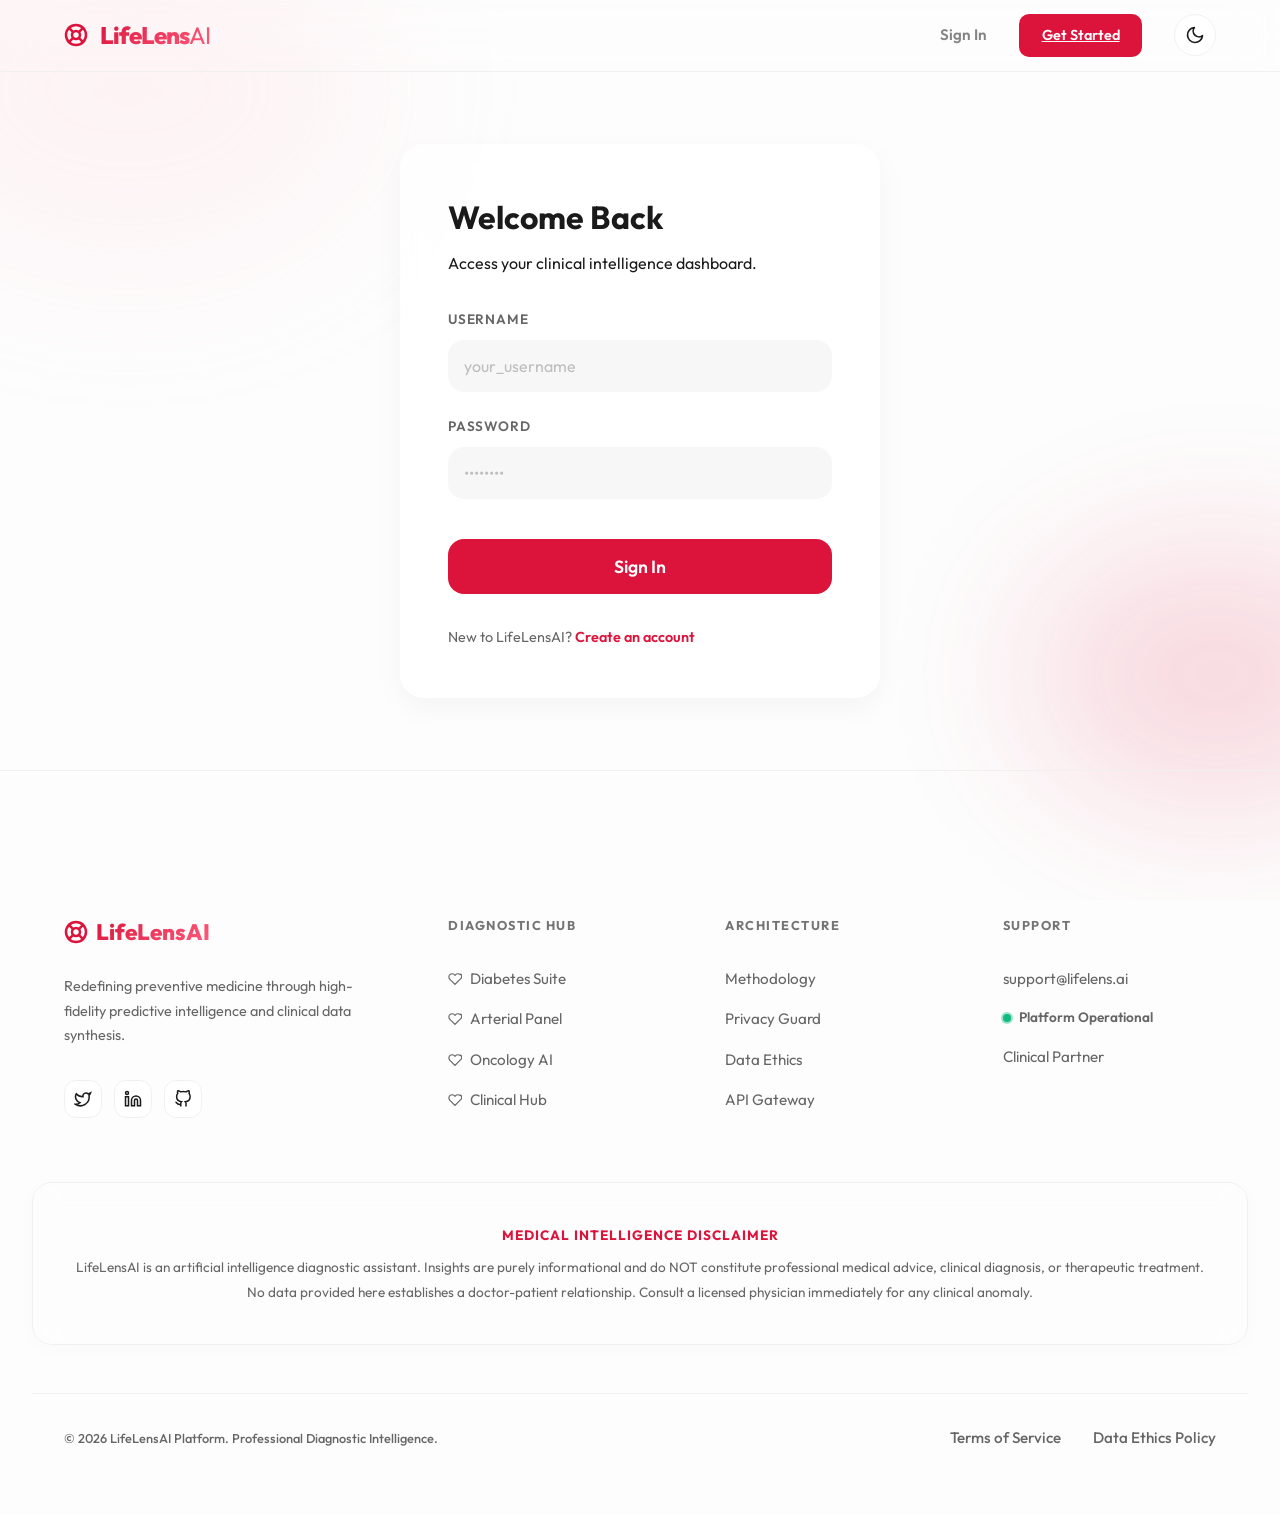
<file: frontend/login.html>
<!DOCTYPE html>
<html lang="en">
<head>
  <meta charset="UTF-8">
  <meta name="viewport" content="width=device-width, initial-scale=1.0">
  <title>Sign In - LifeLensAI</title>
  <link rel="stylesheet" href="css/index.css">
</head>
<body>

  <header class="main-header"></header>

  <main class="container">
    <div style="max-width: 480px; margin: 8vh auto; padding: 3rem;" class="glass-card card-border-none animate-slide-up">
      <h2 style="font-size: 2rem; margin-bottom: 0.5rem;" class="text-center">Welcome Back</h2>
      <p class="text-muted text-center mb-8">Access your clinical intelligence dashboard.</p>
      
      <form id="login-form">
        <div class="input-group">
          <label class="input-label">Username</label>
          <input type="text" id="username" class="input-field input-border-none" required placeholder="your_username">
        </div>
        <div class="input-group">
          <label class="input-label">Password</label>
          <input type="password" id="password" class="input-field input-border-none" required placeholder="••••••••">
        </div>
        <button type="submit" class="btn btn-primary" style="width: 100%; justify-content: center; padding: 1rem; font-size: 1.1rem; margin-top: 1rem;">
          Sign In
        </button>
      </form>
      
      <p class="text-center mt-8" style="font-size: 0.9rem; color: var(--text-muted);">
        New to LifeLensAI? <a href="register.html" style="color: var(--primary-crimson); font-weight: 600; text-decoration: none;">Create an account</a>
      </p>
    </div>
  </main>

  <script src="js/components.js"></script>
  <script src="js/auth.js"></script>
</body>
</html>
</file>
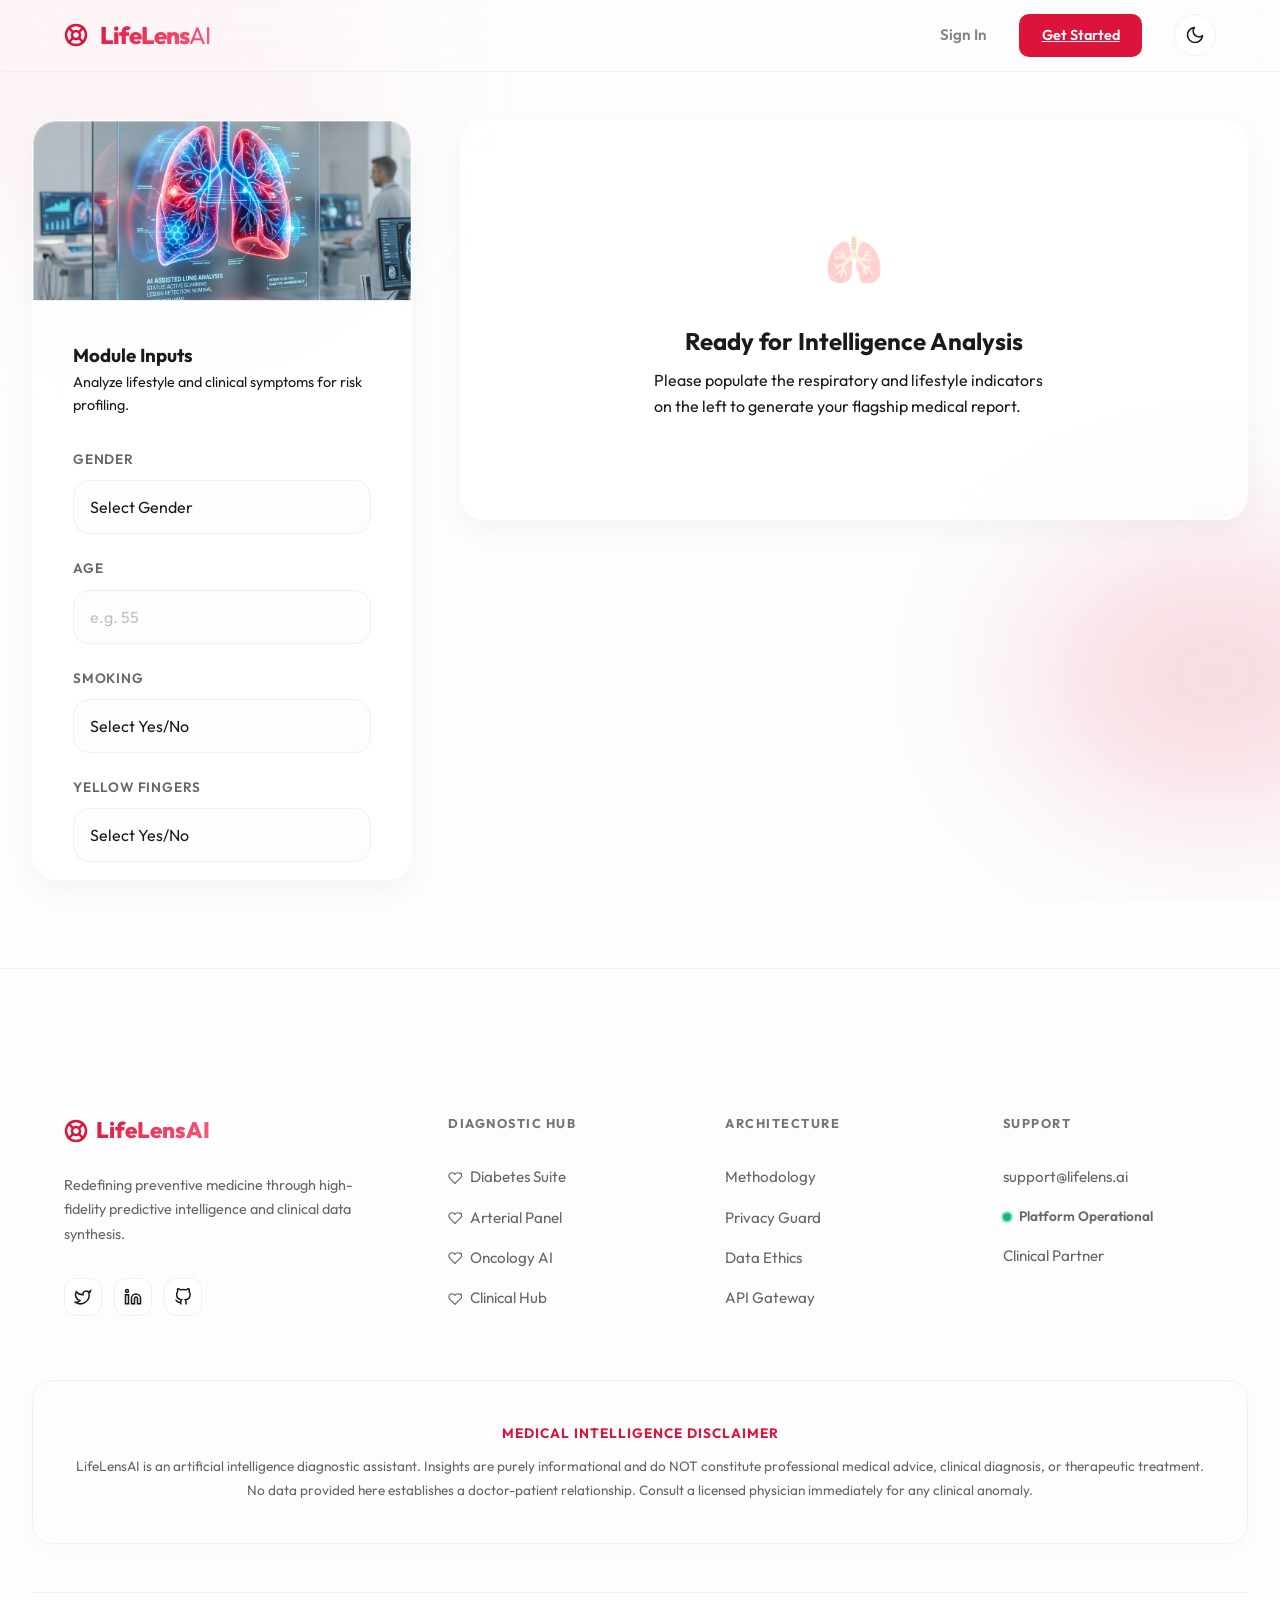
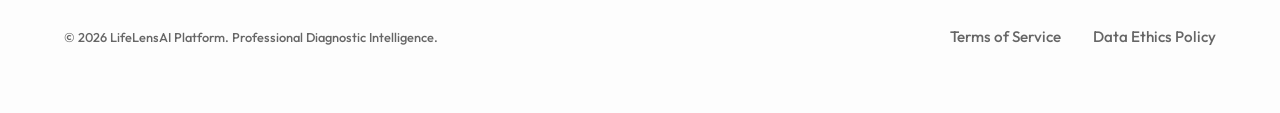
<file: frontend/lung_cancer.html>
<!DOCTYPE html>
<html lang="en">
<head>
  <meta charset="UTF-8">
  <meta name="viewport" content="width=device-width, initial-scale=1.0">
  <title>Lung Cancer Risk - LifeLensAI</title>
  <link rel="stylesheet" href="css/index.css">
  <style>
    .split-layout { display: grid; grid-template-columns: 380px 1fr; gap: 3rem; margin-top: 3rem; align-items: start; }
    .input-sidebar { padding: 2.5rem; position: sticky; top: 120px; max-height: calc(100vh - 140px); overflow-y: auto; }
    .results-area { min-height: 800px; }
    .metric-bubble { padding: 1.5rem; border-bottom: 1px solid var(--border-subtle); display: flex; justify-content: space-between; align-items: center; }
    .rec-grid { display: grid; grid-template-columns: repeat(auto-fill, minmax(300px, 1fr)); gap: 1.5rem; }
    
    /* Scrollbar for sidebar */
    .input-sidebar::-webkit-scrollbar { width: 6px; }
    .input-sidebar::-webkit-scrollbar-thumb { background: var(--border-subtle); border-radius: 10px; }
    
    @media (max-width: 1024px) {
      .split-layout { grid-template-columns: 1fr; }
      .input-sidebar { position: static; max-height: none; }
    }
  </style>
</head>
<body>

  <header class="main-header"></header>

  <main class="container">
    <div class="split-layout">
      
      <!-- Left: Inputs -->
      <aside class="glass-card input-sidebar animate-slide-up" style="padding: 0;">
        <div class="card-visual" style="height: 180px; border-radius: 20px 20px 0 0;">
          <img src="assets/branding/lung.png" alt="Lung Cancer">
        </div>
        <div style="padding: 2.5rem;">
          <h3>Module Inputs</h3>
          <p class="text-muted mb-8" style="font-size: 0.9rem;">Analyze lifestyle and clinical symptoms for risk profiling.</p>
        
        <form id="health-form">
          <div class="input-group">
            <label class="input-label">Gender</label>
            <select id="Gender" required class="input-field" style="appearance: none; cursor: pointer;">
              <option value="" disabled selected>Select Gender</option>
              <option value="M">Male</option>
              <option value="F">Female</option>
            </select>
          </div>
          <div class="input-group"><label class="input-label">Age</label><input type="number" id="Age" required class="input-field" placeholder="e.g. 55"></div>
          <div class="input-group">
            <label class="input-label">Smoking</label>
            <select id="Smoking" required class="input-field" style="appearance: none; cursor: pointer;">
              <option value="" disabled selected>Select Yes/No</option>
              <option value="Yes">Yes</option>
              <option value="No">No</option>
            </select>
          </div>
          <div class="input-group">
            <label class="input-label">Yellow Fingers</label>
            <select id="Yellow_Fingers" required class="input-field" style="appearance: none; cursor: pointer;">
              <option value="" disabled selected>Select Yes/No</option>
              <option value="Yes">Yes</option>
              <option value="No">No</option>
            </select>
          </div>
          <div class="input-group"><label class="input-label">CEA (ng/mL)</label><input type="number" step="0.1" id="CEA_ng_mL" required class="input-field" placeholder="e.g. 3.5 ng/mL"></div>
          <div class="input-group"><label class="input-label">Hemoglobin (g/dL)</label><input type="number" step="0.1" id="Hemoglobin_g_dL" required class="input-field" placeholder="e.g. 13.5 g/dL"></div>
          <div class="input-group"><label class="input-label">WBC Count (10^3/uL)</label><input type="number" step="0.1" id="WBC_Count_10e3_uL" required class="input-field" placeholder="e.g. 7.2 x10³/μL"></div>
          <div class="input-group">
            <label class="input-label">Family History of Cancer</label>
            <select id="Family_History_Cancer" required class="input-field" style="appearance: none; cursor: pointer;">
              <option value="" disabled selected>Select Yes/No</option>
              <option value="Yes">Yes</option>
              <option value="No">No</option>
            </select>
          </div>
          <div class="input-group">
            <label class="input-label">Chronic Disease</label>
            <select id="Chronic_Disease" required class="input-field" style="appearance: none; cursor: pointer;">
              <option value="" disabled selected>Select Yes/No</option>
              <option value="Yes">Yes</option>
              <option value="No">No</option>
            </select>
          </div>
          <div class="input-group">
            <label class="input-label">Fatigue</label>
            <select id="Fatigue" required class="input-field" style="appearance: none; cursor: pointer;">
              <option value="" disabled selected>Select Yes/No</option>
              <option value="Yes">Yes</option>
              <option value="No">No</option>
            </select>
          </div>
          <div class="input-group">
            <label class="input-label">Allergy</label>
            <select id="Allergy" required class="input-field" style="appearance: none; cursor: pointer;">
              <option value="" disabled selected>Select Yes/No</option>
              <option value="Yes">Yes</option>
              <option value="No">No</option>
            </select>
          </div>
          <div class="input-group">
            <label class="input-label">Wheezing</label>
            <select id="Wheezing" required class="input-field" style="appearance: none; cursor: pointer;">
              <option value="" disabled selected>Select Yes/No</option>
              <option value="Yes">Yes</option>
              <option value="No">No</option>
            </select>
          </div>
          <div class="input-group">
            <label class="input-label">Alcohol Consumption</label>
            <select id="Alcohol_Consumption" required class="input-field" style="appearance: none; cursor: pointer;">
              <option value="" disabled selected>Select Yes/No</option>
              <option value="Yes">Yes</option>
              <option value="No">No</option>
            </select>
          </div>
          <div class="input-group">
            <label class="input-label">Coughing</label>
            <select id="Coughing" required class="input-field" style="appearance: none; cursor: pointer;">
              <option value="" disabled selected>Select Yes/No</option>
              <option value="Yes">Yes</option>
              <option value="No">No</option>
            </select>
          </div>
          <div class="input-group">
            <label class="input-label">Shortness of Breath</label>
            <select id="Shortness_of_Breath" required class="input-field" style="appearance: none; cursor: pointer;">
              <option value="" disabled selected>Select Yes/No</option>
              <option value="Yes">Yes</option>
              <option value="No">No</option>
            </select>
          </div>
          <div class="input-group">
            <label class="input-label">Swallowing Difficulty</label>
            <select id="Swallowing_Difficulty" required class="input-field" style="appearance: none; cursor: pointer;">
              <option value="" disabled selected>Select Yes/No</option>
              <option value="Yes">Yes</option>
              <option value="No">No</option>
            </select>
          </div>
          <div class="input-group">
            <label class="input-label">Chest Pain</label>
            <select id="Chest_Pain" required class="input-field" style="appearance: none; cursor: pointer;">
              <option value="" disabled selected>Select Yes/No</option>
              <option value="Yes">Yes</option>
              <option value="No">No</option>
            </select>
          </div>
          <div class="input-group">
            <label class="input-label">Occupational Exposure Risk</label>
            <select id="Occupational_Exposure_Risk" required class="input-field" style="appearance: none; cursor: pointer;">
              <option value="" disabled selected>Select Risk Level</option>
              <option value="Low">Low</option>
              <option value="Medium">Medium</option>
              <option value="High">High</option>
            </select>
          </div>
          
          <button type="submit" class="btn btn-primary mt-6" style="width: 100%; justify-content: center; padding: 1rem;">
            Run Intelligence Engine
          </button>
        </form>
      </aside>

      <!-- Right: Results -->
      <div class="results-area">
        <div id="empty-state" class="glass-card flex flex-col items-center justify-center text-center animate-slide-up" style="height: 400px; padding: 3rem;">
          <div style="font-size: 3rem; margin-bottom: 1.5rem; opacity: 0.5;">🫁</div>
          <h2>Ready for Intelligence Analysis</h2>
          <p class="text-muted mt-2" style="max-width: 400px;">Please populate the respiratory and lifestyle indicators on the left to generate your flagship medical report.</p>
        </div>

        <div id="full-dashboard" class="hidden">
          <div id="risk-alerts"></div>
          
          <div id="predictions-grid" class="flex gap-6 mb-8"></div>

          <div class="glass-card mb-8">
            <div style="padding: 1.5rem; border-bottom: 1px solid var(--border-subtle);">
              <h3 style="font-size: 1.1rem;">Respiratory Metrics Interpretation</h3>
            </div>
            <div id="metrics-analysis"></div>
          </div>

          <h3 class="mb-6 mt-12 flex items-center gap-3">
             <span style="padding: 10px; background: var(--secondary-pink); border-radius: 12px; color: var(--primary-crimson);">🛡️</span>
             AI Intelligence Report
          </h3>
          <div class="rec-grid" id="recommendations-grid"></div>
        </div>
      </div>

    </div>
  </main>

  <script src="js/api.js"></script>
  <script src="js/auth.js"></script>
  <script src="js/components.js"></script>
  <script src="js/report.js"></script>
  <script>
    document.getElementById('health-form').addEventListener('submit', async (e) => {
      e.preventDefault();
      
      const payload = {
        Gender: document.getElementById('Gender').value,
        Age: parseInt(document.getElementById('Age').value),
        Smoking: document.getElementById('Smoking').value,
        Yellow_Fingers: document.getElementById('Yellow_Fingers').value,
        CEA_ng_mL: parseFloat(document.getElementById('CEA_ng_mL').value),
        Hemoglobin_g_dL: parseFloat(document.getElementById('Hemoglobin_g_dL').value),
        WBC_Count_10e3_uL: parseFloat(document.getElementById('WBC_Count_10e3_uL').value),
        Family_History_Cancer: document.getElementById('Family_History_Cancer').value,
        Chronic_Disease: document.getElementById('Chronic_Disease').value,
        Fatigue: document.getElementById('Fatigue').value,
        Allergy: document.getElementById('Allergy').value,
        Wheezing: document.getElementById('Wheezing').value,
        Alcohol_Consumption: document.getElementById('Alcohol_Consumption').value,
        Coughing: document.getElementById('Coughing').value,
        Shortness_of_Breath: document.getElementById('Shortness_of_Breath').value,
        Swallowing_Difficulty: document.getElementById('Swallowing_Difficulty').value,
        Chest_Pain: document.getElementById('Chest_Pain').value,
        Occupational_Exposure_Risk: document.getElementById('Occupational_Exposure_Risk').value
      };
      
      const res = await predictDisease('lung-cancer', payload);
      if(res && res.status === 'success') renderDoctorReport(res.report);
    });
  </script>
</body>
</html>
</file>
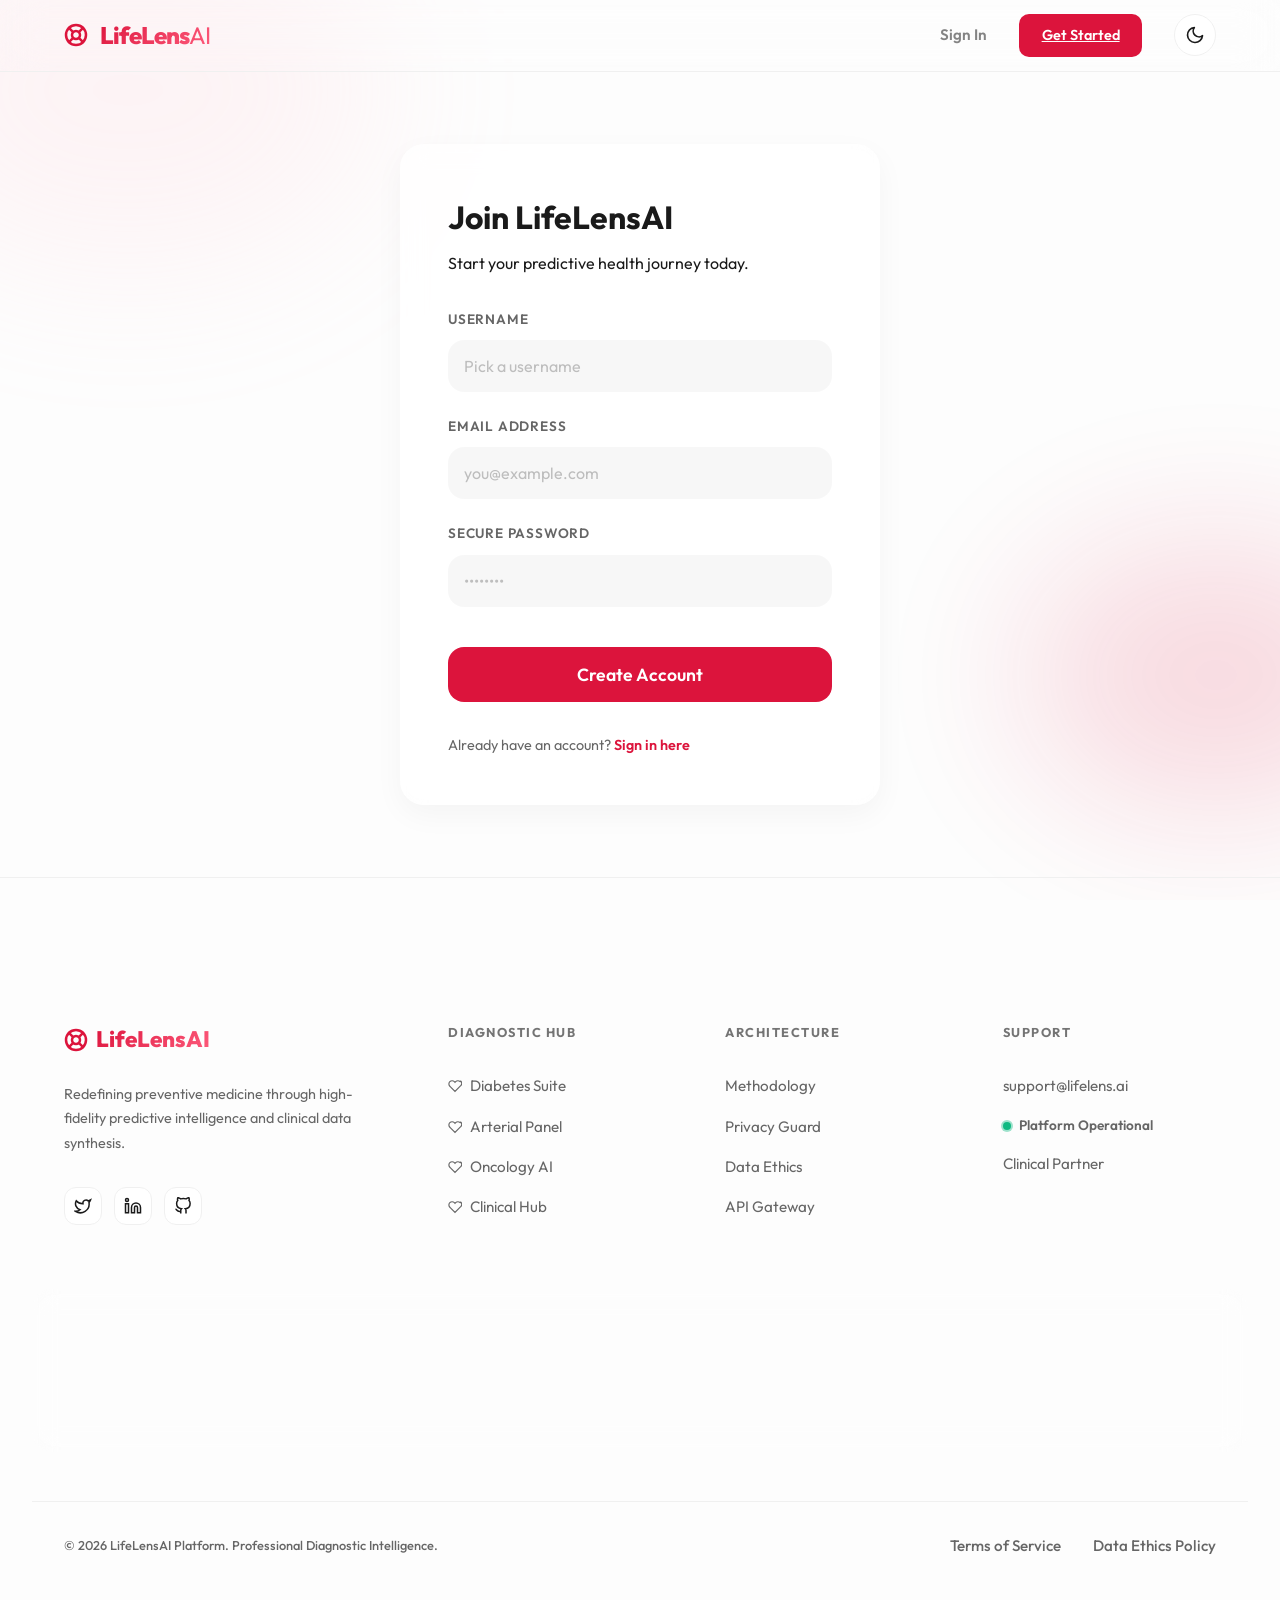
<file: frontend/register.html>
<!DOCTYPE html>
<html lang="en">
<head>
  <meta charset="UTF-8">
  <meta name="viewport" content="width=device-width, initial-scale=1.0">
  <title>Create Account - LifeLensAI</title>
  <link rel="stylesheet" href="css/index.css">
</head>
<body>

  <header class="main-header"></header>

  <main class="container">
    <div style="max-width: 480px; margin: 8vh auto; padding: 3rem;" class="glass-card card-border-none animate-slide-up">
      <h2 style="font-size: 2rem; margin-bottom: 0.5rem;" class="text-center">Join LifeLensAI</h2>
      <p class="text-muted text-center mb-8">Start your predictive health journey today.</p>
      
      <form id="register-form">
        <div class="input-group">
          <label class="input-label">Username</label>
          <input type="text" id="username" class="input-field input-border-none" required placeholder="Pick a username">
        </div>
        <div class="input-group">
          <label class="input-label">Email Address</label>
          <input type="email" id="email" class="input-field input-border-none" required placeholder="you@example.com">
        </div>
        <div class="input-group">
          <label class="input-label">Secure Password</label>
          <input type="password" id="password" class="input-field input-border-none" required placeholder="••••••••">
        </div>
        <button type="submit" class="btn btn-primary" style="width: 100%; justify-content: center; padding: 1rem; font-size: 1.1rem; margin-top: 1rem;">
          Create Account
        </button>
      </form>
      
      <p class="text-center mt-8" style="font-size: 0.9rem; color: var(--text-muted);">
        Already have an account? <a href="login.html" style="color: var(--primary-crimson); font-weight: 600; text-decoration: none;">Sign in here</a>
      </p>
    </div>
  </main>

  <script src="js/components.js"></script>
  <script src="js/auth.js"></script>
</body>
</html>
</file>
<file: frontend/css/index.css>
@import url('https://fonts.googleapis.com/css2?family=Outfit:wght@300;400;500;600;700&display=swap');

:root {
  /* Core Palette */
  --primary-crimson: #DC143C;
  --primary-pink: #FFC0CB;
  --secondary-pink: #FFE4E1;
  
  /* Theme Variables - Light (Default) */
  --bg-color: #FDFDFD;
  --surface: #FFFFFF;
  --text-main: #1A1A1A;
  --text-muted: #666666;
  --glass-bg: rgba(255, 255, 255, 0.7);
  --glass-border: rgba(255, 255, 255, 0.4);
  --card-shadow: 0 10px 30px rgba(0, 0, 0, 0.04);
  --border-subtle: #F0F0F0;
  
  /* Status Colors */
  --safe: #10B981;
  --warning: #F59E0B;
  --danger: #EF4444;
  
  /* Shared Tokens */
  --radius-lg: 24px;
  --radius-md: 16px;
  --transition: all 0.4s cubic-bezier(0.4, 0, 0.2, 1);
}

[data-theme="dark"] {
  --bg-color: #0A0A0C;
  --surface: #141417;
  --text-main: #F5F5F7;
  --text-muted: #A1A1AA;
  --glass-bg: rgba(20, 20, 23, 0.8);
  --glass-border: rgba(255, 255, 255, 0.08);
  --card-shadow: 0 20px 40px rgba(0, 0, 0, 0.4);
  --border-subtle: #27272A;
}

* {
  margin: 0;
  padding: 0;
  box-sizing: border-box;
}

body {
  font-family: 'Outfit', sans-serif;
  background-color: var(--bg-color);
  color: var(--text-main);
  line-height: 1.6;
  min-height: 100vh;
  transition: background-color 0.5s ease;
  overflow-x: hidden;
}

/* Premium Gradient Backgrounds */
.bg-blobs {
  position: fixed;
  top: 0;
  left: 0;
  width: 100%;
  height: 100%;
  z-index: -1;
  overflow: hidden;
}

.blob {
  position: absolute;
  filter: blur(80px);
  border-radius: 50%;
  opacity: 0.15;
}

.blob-1 { width: 40%; height: 40%; background: var(--primary-pink); top: -10%; left: -10%; }
.blob-2 { width: 30%; height: 30%; background: var(--primary-crimson); bottom: 10%; right: -10%; }

/* Layout Structure */
.container {
  max-width: 1280px;
  margin: 0 auto;
  padding: 0 2rem;
}

/* Flagship Medical Minimalism Header */
.main-header {
  height: 72px;
  display: flex;
  align-items: center;
  justify-content: center;
  width: 100%;
  position: relative;
  z-index: 1000;
}

.header-inner {
  display: flex;
  align-items: center;
  justify-content: space-between;
  width: 100%;
  max-width: 1440px;
  transition: var(--transition);
}

.nav-link {
  text-decoration: none;
  color: var(--text-main);
  font-size: 0.95rem;
  font-weight: 500;
  display: flex;
  align-items: center;
  gap: 6px;
  transition: var(--transition);
  opacity: 0.8;
}

.nav-link:hover {
  opacity: 1;
  color: var(--primary-crimson);
}

.nav-link.active {
  color: var(--primary-crimson);
  opacity: 1;
}

/* Footer Enhancements */
.footer-link {
  text-decoration: none;
  color: var(--text-muted);
  font-size: 0.9rem;
  transition: var(--transition);
  display: flex;
  align-items: center;
  gap: 8px;
}

.footer-link:hover {
  color: var(--primary-crimson);
  transform: translateX(5px);
}

.social-icon {
  width: 38px;
  height: 38px;
  background: var(--surface);
  border: 1px solid var(--border-subtle);
  border-radius: 12px;
  display: flex;
  align-items: center;
  justify-content: center;
  color: var(--text-main);
  transition: var(--transition);
}

.social-icon:hover {
  background: var(--primary-crimson);
  color: white;
  border-color: var(--primary-crimson);
  transform: translateY(-3px);
  box-shadow: 0 5px 15px rgba(220, 20, 60, 0.2);
}

.status-pulse {
  width: 8px;
  height: 8px;
  background: var(--safe);
  border-radius: 50%;
  display: inline-block;
  position: relative;
}

.status-pulse::after {
  content: '';
  position: absolute;
  top: -2px;
  left: -2px;
  right: -2px;
  bottom: -2px;
  border-radius: 50%;
  background: var(--safe);
  opacity: 0.4;
  animation: pulse 2s infinite;
}

@keyframes pulse {
  0% { transform: scale(1); opacity: 0.4; }
  70% { transform: scale(3); opacity: 0; }
  100% { transform: scale(1); opacity: 0; }
}

.nav-links {
  display: flex;
  gap: 2rem;
  align-items: center;
}

.nav-link {
  text-decoration: none;
  color: var(--text-muted);
  font-weight: 500;
  font-size: 0.95rem;
  transition: var(--transition);
  position: relative;
  display: flex;
  align-items: center;
  gap: 8px;
}

.nav-link::after {
  content: '';
  position: absolute;
  bottom: -6px;
  left: 0;
  width: 0;
  height: 2px;
  background: var(--primary-crimson);
  transition: var(--transition);
}

.nav-link:hover {
  color: var(--primary-crimson);
}

.nav-link:hover::after, .nav-link.active::after {
  width: 100%;
}

.nav-link.active {
  color: var(--primary-crimson);
  font-weight: 600;
}

.user-identity {
  display: flex;
  align-items: center;
  gap: 12px;
  padding-left: 20px;
  border-left: 1px solid var(--border-subtle);
  margin-left: 8px;
}

.user-avatar {
  width: 36px;
  height: 36px;
  background: var(--secondary-pink);
  border-radius: 50%;
  display: flex;
  align-items: center;
  justify-content: center;
  color: var(--primary-crimson);
  font-weight: 700;
  font-size: 0.9rem;
  border: 1px solid var(--primary-pink);
}


/* Glassmorphism Cards */
.glass-card {
  background: var(--glass-bg);
  backdrop-filter: blur(12px);
  -webkit-backdrop-filter: blur(12px);
  border: 1px solid var(--glass-border);
  border-radius: var(--radius-lg);
  box-shadow: var(--card-shadow);
  transition: var(--transition);
  position: relative;
  overflow: hidden;
}

.card-border-none {
  border: none !important;
}

.card-border-none::before {
  display: none !important;
}

.glass-card::before {
  content: '';
  position: absolute;
  top: 0; left: 0; right: 0; bottom: 0;
  border-radius: inherit;
  padding: 1px;
  background: linear-gradient(135deg, rgba(255,255,255,0.4), rgba(255,255,255,0.05));
  -webkit-mask: linear-gradient(#fff 0 0) content-box, linear-gradient(#fff 0 0);
  mask: linear-gradient(#fff 0 0) content-box, linear-gradient(#fff 0 0);
  -webkit-mask-composite: xor;
  mask-composite: exclude;
  pointer-events: none;
}

.glass-card:hover {
  transform: translateY(-8px);
  box-shadow: 0 30px 60px rgba(220, 20, 60, 0.12);
  border-color: rgba(220, 20, 60, 0.3);
}

.cool-outline {
  border: 1px solid rgba(220, 20, 60, 0.2) !important;
  box-shadow: 0 0 20px rgba(220, 20, 60, 0.05), var(--card-shadow) !important;
}

[data-theme="dark"] .glass-card::before {
  background: linear-gradient(135deg, rgba(255,255,255,0.1), rgba(255,255,255,0.02));
}

/* Typography & Text */
.text-gradient {
  background: linear-gradient(135deg, var(--primary-crimson), #FF5E7E);
  -webkit-background-clip: text;
  -webkit-text-fill-color: transparent;
  font-weight: 700;
}

.subtitle {
  color: var(--text-muted);
  font-size: 1.1rem;
}

/* Buttons */
.btn {
  padding: 0.8rem 1.6rem;
  border-radius: var(--radius-md);
  font-weight: 600;
  cursor: pointer;
  transition: var(--transition);
  border: none;
  font-family: inherit;
  display: inline-flex;
  align-items: center;
  gap: 8px;
}

.btn-primary {
  background: var(--primary-crimson);
  color: white;
}

.btn-primary:hover {
  transform: translateY(-2px);
  filter: brightness(1.1);
}

.btn-outline {
  background: transparent;
  border: 2px solid var(--primary-crimson);
  color: var(--primary-crimson);
}

.btn-outline:hover {
  background: var(--primary-crimson);
  color: white;
}

/* Theme Toggle Button */
.theme-toggle {
  background: var(--border-subtle);
  width: 44px;
  height: 44px;
  border-radius: 50%;
  border: none;
  display: flex;
  align-items: center;
  justify-content: center;
  cursor: pointer;
  color: var(--text-main);
  transition: var(--transition);
}

.theme-toggle:hover {
  background: var(--primary-pink);
  color: var(--primary-crimson);
}

/* Form Styles */
.input-group {
  margin-bottom: 1.5rem;
}

.input-label {
  display: block;
  font-size: 0.85rem;
  font-weight: 600;
  color: var(--text-muted);
  margin-bottom: 0.6rem;
  text-transform: uppercase;
  letter-spacing: 0.8px;
}

.input-field {
  width: 100%;
  padding: 1rem;
  background: var(--bg-color);
  border: 1px solid var(--border-subtle);
  border-radius: var(--radius-md);
  color: var(--text-main);
  font-family: inherit;
  font-size: 1rem;
  transition: var(--transition);
}

.input-border-none {
  border: none !important;
  background: rgba(0,0,0,0.03) !important;
}

.input-field::placeholder {
  color: var(--text-muted);
  opacity: 0.4;
}

.input-field:focus {
  outline: none;
  border-color: var(--primary-crimson);
  box-shadow: 0 0 0 4px rgba(220, 20, 60, 0.1);
}

/* Flagship Medical Minimalism Footer */
.main-footer {
  margin-top: 3rem;
  padding: 4rem 0 2rem 0;
  background: transparent;
  color: var(--text-muted);
  position: relative;
  overflow: hidden;
  border-top: 1px solid var(--border-subtle);
}

.footer-grid {
  display: grid;
  grid-template-columns: 2fr 1fr 1fr 1fr;
  gap: 4rem;
  margin-bottom: 4rem;
  max-width: 1440px;
  margin-left: auto;
  margin-right: auto;
  padding: 0 2rem;
}

.footer-column h4 {
  font-size: 0.9rem;
  text-transform: uppercase;
  letter-spacing: 1.5px;
  margin-bottom: 1.5rem;
  color: var(--text-main);
}

.footer-links {
  list-style: none;
  display: flex;
  flex-direction: column;
  gap: 1.2rem;
}

.footer-link {
  text-decoration: none;
  color: var(--text-muted);
  font-size: 0.95rem;
  transition: var(--transition);
}

.footer-link:hover {
  color: var(--primary-crimson);
}

.footer-disclaimer {
  font-size: 0.8rem;
  line-height: 1.6;
  color: var(--text-muted);
  padding: 1.5rem;
  background: var(--glass-bg);
  backdrop-filter: blur(12px);
  -webkit-backdrop-filter: blur(12px);
  border-radius: var(--radius-md);
  border: 1px solid var(--glass-border);
  max-width: 1440px;
  margin: 2rem auto;
  box-shadow: 0 4px 20px rgba(0, 0, 0, 0.02);
}

.footer-bottom {
  padding: 2rem 2rem 0;
  border-top: 1px solid var(--border-subtle);
  display: flex;
  justify-content: space-between;
  align-items: center;
  font-size: 0.85rem;
  color: var(--text-muted);
  max-width: 1440px;
  margin: 0 auto;
}

@media (max-width: 1024px) {
  .footer-grid { grid-template-columns: 1fr 1fr; gap: 3rem; }
}

@media (max-width: 640px) {
  .footer-grid { grid-template-columns: 1fr; }
  .header-inner { padding: 0 1rem; }
  .footer-bottom { flex-direction: column; gap: 1rem; text-align: center; }
  .nav-links { display: none; }
}

/* Animations */
@keyframes slideUp {
  from { opacity: 0; transform: translateY(20px); }
  to { opacity: 1; transform: translateY(0); }
}

.animate-slide-up {
  animation: slideUp 0.6s cubic-bezier(0.2, 0.8, 0.2, 1) forwards;
}

/* Responsive */
@media (max-width: 768px) {
  .nav-links { display: none; }
  .container { padding: 0 1.5rem; }
}

.hidden { display: none !important; }

/* Utility Classes */
.flex { display: flex; }
.flex-col { flex-direction: column; }
.items-center { align-items: center; }
.justify-between { justify-content: space-between; }
.justify-center { justify-content: center; }
.gap-2 { gap: 0.5rem; }
.gap-3 { gap: 0.75rem; }
.gap-4 { gap: 1rem; }
.gap-6 { gap: 1.5rem; }
.gap-8 { gap: 2rem; }
.gap-12 { gap: 3rem; }
.w-full { width: 100%; }
.mt-2 { margin-top: 0.5rem; }
.mt-4 { margin-top: 1rem; }
.mt-8 { margin-top: 2rem; }
.mt-12 { margin-top: 3rem; }
.mb-2 { margin-bottom: 0.5rem; }
.mb-4 { margin-bottom: 1rem; }
.mb-6 { margin-bottom: 1.5rem; }
.mb-8 { margin-bottom: 2rem; }
.p-4 { padding: 1rem; }
.overflow-hidden { overflow: hidden; }

/* Infinite Horizontal Scroller (Ticker) */
.ticker-container {
  width: 100vw;
  position: relative;
  left: 50%;
  right: 50%;
  margin-left: -50vw;
  margin-right: -50vw;
  overflow: hidden;
  padding: 2rem 0;
  -webkit-mask-image: linear-gradient(to right, transparent, black 15%, black 85%, transparent);
  mask-image: linear-gradient(to right, transparent, black 15%, black 85%, transparent);
}

.ticker-wrapper {
  display: flex;
  width: max-content;
  gap: 3rem;
  animation: ticker-loop 40s linear infinite;
}

.ticker-wrapper:hover {
  animation-play-state: paused;
}

@keyframes ticker-loop {
  0% { transform: translateX(0); }
  100% { transform: translateX(-50%); }
}

.ticker-item {
  width: 450px;
  flex-shrink: 0;
  display: flex;
  flex-direction: column;
  padding: 0 !important;
  border-radius: 32px;
}

.ticker-image-container {
  width: 100%;
  height: 250px;
  overflow: hidden;
  border-radius: 32px 32px 0 0;
}

.ticker-image-container img {
  width: 100%;
  height: 100%;
  object-fit: cover;
  transition: transform 0.6s ease;
}

.ticker-item:hover .ticker-image-container img {
  transform: scale(1.05);
}

.ticker-content {
  padding: 2rem;
}

.stat-box {
  display: flex;
  flex-direction: column;
  gap: 4px;
}

.card-visual {
  width: 100%;
  height: 140px;
  overflow: hidden;
  border-radius: 20px 20px 0 0;
  border-bottom: 1px solid var(--border-subtle);
}

.card-visual img {
  width: 100%;
  height: 100%;
  object-fit: cover;
  transition: transform 0.6s ease;
}

.disease-card:hover .card-visual img {
  transform: scale(1.05);
}

/* Zig-Zag Section Structure */
.zigzag-wrapper {
  padding: 8rem 0;
  background: linear-gradient(to bottom, transparent, var(--secondary-pink), transparent);
  margin: 4rem 0;
  width: 100vw;
  position: relative;
  left: 50%;
  right: 50%;
  margin-left: -50vw;
  margin-right: -50vw;
}

[data-theme="dark"] .zigzag-wrapper {
  background: linear-gradient(to bottom, transparent, rgba(220, 20, 60, 0.03), transparent);
}

.zigzag-row {
  display: flex;
  align-items: center;
  gap: 6rem;
  margin-bottom: 8rem;
  max-width: 1280px;
  margin-left: auto;
  margin-right: auto;
  padding: 0 2rem;
}

.zigzag-row:nth-child(even) {
  flex-direction: row-reverse;
}

.zigzag-visual {
  flex: 1;
  border-radius: 32px;
  overflow: hidden;
  aspect-ratio: 16/10;
  box-shadow: 0 20px 50px rgba(0,0,0,0.1);
}

.zigzag-visual img {
  width: 100%;
  height: 100%;
  object-fit: cover;
}

.zigzag-text {
  flex: 1;
}

.zigzag-text h3 {
  font-size: 2.2rem;
  margin-bottom: 1.5rem;
}

@media (max-width: 1024px) {
  .zigzag-row, .zigzag-row:nth-child(even) {
    flex-direction: column;
    gap: 3rem;
    text-align: center;
  }
}
</file>
